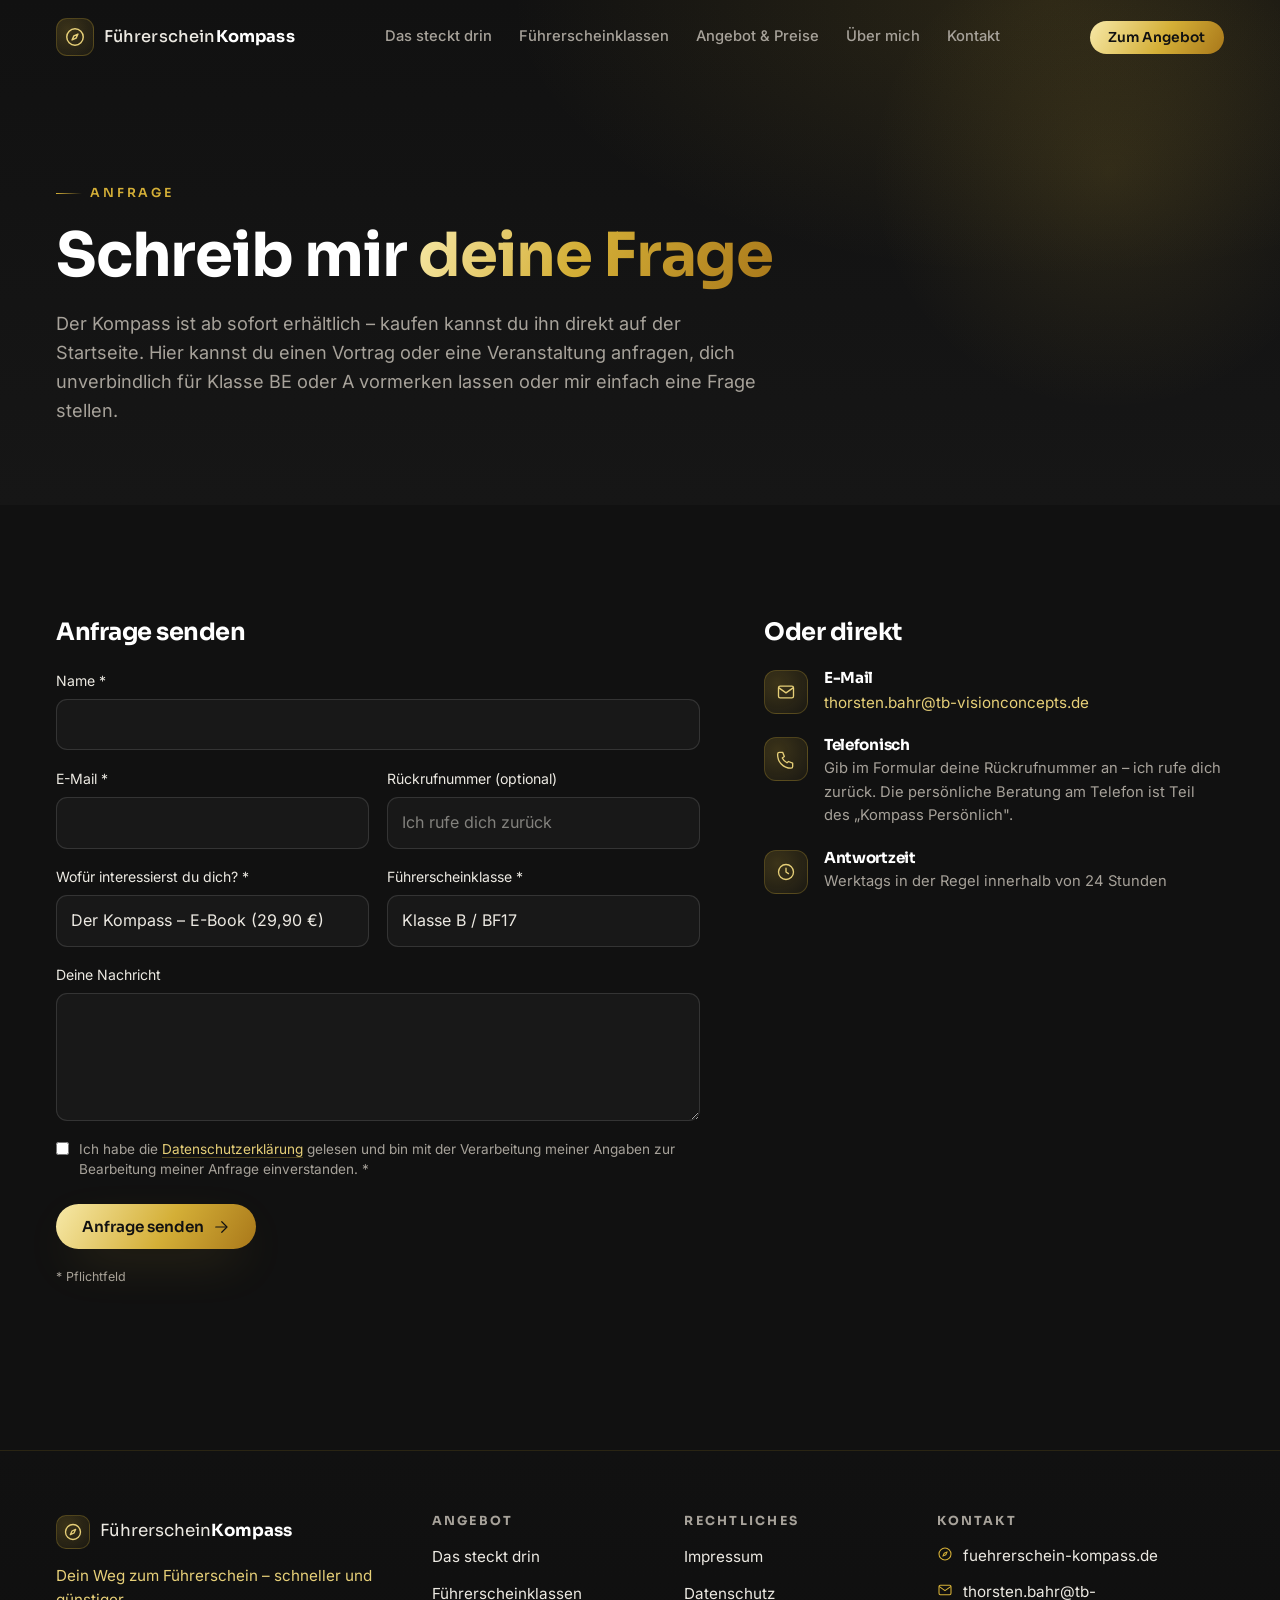
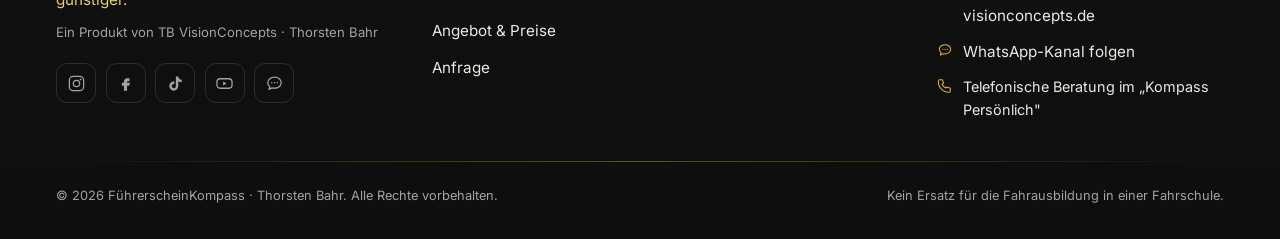
<file: anfrage/index.html>
<!DOCTYPE html><html lang="de" data-astro-cid-z4jru4n3><head><meta charset="utf-8"><meta name="viewport" content="width=device-width, initial-scale=1"><title>Anfrage · FührerscheinKompass</title><meta name="description" content="Vortrag anfragen, für Klasse BE oder A vormerken lassen oder eine Frage stellen – ich melde mich zeitnah bei dir."><link rel="canonical" href="https://fuehrerschein-kompass.de/anfrage/"><link rel="icon" type="image/svg+xml" href="/favicon.svg"><meta name="theme-color" content="#111111"><meta property="og:type" content="website"><meta property="og:site_name" content="FührerscheinKompass"><meta property="og:title" content="Anfrage · FührerscheinKompass"><meta property="og:description" content="Vortrag anfragen, für Klasse BE oder A vormerken lassen oder eine Frage stellen – ich melde mich zeitnah bei dir."><meta property="og:url" content="https://fuehrerschein-kompass.de/anfrage/"><meta property="og:locale" content="de_DE"><meta name="twitter:card" content="summary"><meta name="twitter:title" content="Anfrage · FührerscheinKompass"><meta name="twitter:description" content="Vortrag anfragen, für Klasse BE oder A vormerken lassen oder eine Frage stellen – ich melde mich zeitnah bei dir."><script type="application/ld+json">{"@context":"https://schema.org","@type":"Product","name":"FührerscheinKompass","description":"Vortrag anfragen, für Klasse BE oder A vormerken lassen oder eine Frage stellen – ich melde mich zeitnah bei dir.","url":"https://fuehrerschein-kompass.de/","brand":{"@type":"Brand","name":"TB VisionConcepts"},"author":{"@type":"Person","name":"Thorsten Bahr"}}</script><link rel="stylesheet" href="/_astro/BaseLayout.BC8Q4wb1.css"><style>.page-hero[data-astro-cid-75ysl5lo]{background:radial-gradient(900px 460px at 82% 0%, #d4af3721, transparent 60%), linear-gradient(180deg, var(--color-ink-900), var(--color-ink-850));padding-top:9rem;padding-bottom:3.5rem;position:relative;overflow:hidden}.page-hero-glow[data-astro-cid-75ysl5lo]{pointer-events:none;background:radial-gradient(circle,#d4af371f,#0000 62%);width:34rem;height:34rem;position:absolute;top:-20%;right:-8%}.page-hero-inner[data-astro-cid-75ysl5lo]{position:relative}.page-hero-top[data-astro-cid-75ysl5lo]{justify-content:space-between;align-items:center;gap:2.5rem;display:flex}.page-hero-title[data-astro-cid-75ysl5lo]{max-width:20ch;margin-top:1.2rem;font-size:clamp(2.3rem,5.5vw,3.8rem)}.page-hero-brand[data-astro-cid-75ysl5lo]{flex-shrink:0;display:none;position:relative}.page-hero-logo[data-astro-cid-75ysl5lo]{filter:drop-shadow(0 0 28px #d4af3738);width:clamp(160px,20vw,240px);height:auto;display:block}.page-hero-photo[data-astro-cid-75ysl5lo]{aspect-ratio:1;width:clamp(120px,13vw,150px);box-shadow:var(--shadow-card);border:2px solid #d4af3773;border-radius:50%;position:absolute;top:calc(100% + 1.4rem);left:50%;overflow:hidden;transform:translate(-50%)}.page-hero-photo[data-astro-cid-75ysl5lo] img[data-astro-cid-75ysl5lo]{object-fit:cover;width:100%;height:100%;display:block}@media (width>=760px){.page-hero-brand[data-astro-cid-75ysl5lo]{display:block}}.page-hero-lead[data-astro-cid-75ysl5lo]{color:var(--color-mute);max-width:44rem;margin-top:1.3rem;font-size:1.13rem}.page-hero[data-astro-cid-75ysl5lo] .page-hero-actions{flex-wrap:wrap;gap:.9rem;margin-top:2rem;display:flex}@media (width>=900px){.page-hero[data-astro-cid-75ysl5lo]{padding-top:11rem;padding-bottom:5rem}}
.anfrage-form[data-astro-cid-aft76b66]{gap:1.1rem;display:grid}.hp[data-astro-cid-aft76b66]{opacity:0;width:1px;height:1px;position:absolute;left:-9999px}.field[data-astro-cid-aft76b66]{gap:.4rem;display:grid}.field-row[data-astro-cid-aft76b66]{grid-template-columns:1fr;gap:1.1rem;display:grid}.field[data-astro-cid-aft76b66] label[data-astro-cid-aft76b66],.consent[data-astro-cid-aft76b66]{color:var(--color-fog);font-size:.88rem}.field[data-astro-cid-aft76b66] input[data-astro-cid-aft76b66],.field[data-astro-cid-aft76b66] select[data-astro-cid-aft76b66],.field[data-astro-cid-aft76b66] textarea[data-astro-cid-aft76b66]{width:100%;color:var(--color-fog);font:inherit;background:#ffffff08;border:1px solid #ffffff1f;border-radius:.7rem;padding:.75rem .9rem;transition:border-color .2s,background-color .2s}.field[data-astro-cid-aft76b66] input[data-astro-cid-aft76b66]:focus,.field[data-astro-cid-aft76b66] select[data-astro-cid-aft76b66]:focus,.field[data-astro-cid-aft76b66] textarea[data-astro-cid-aft76b66]:focus{border-color:var(--color-gold-400);background:#d4af370d;outline:none}.field[data-astro-cid-aft76b66] textarea[data-astro-cid-aft76b66]{resize:vertical}.field[data-astro-cid-aft76b66] select[data-astro-cid-aft76b66]{appearance:none;color-scheme:dark}.field[data-astro-cid-aft76b66] select[data-astro-cid-aft76b66] option[data-astro-cid-aft76b66]{background-color:var(--color-ink-900);color:var(--color-fog);padding:.5rem .6rem}.field[data-astro-cid-aft76b66] select[data-astro-cid-aft76b66] option[data-astro-cid-aft76b66]:checked{color:var(--color-gold-300);background-color:#d4af3740}.consent[data-astro-cid-aft76b66]{color:var(--color-mute);align-items:flex-start;gap:.6rem;font-size:.85rem;line-height:1.5;display:flex}.consent[data-astro-cid-aft76b66] input[data-astro-cid-aft76b66]{accent-color:var(--color-gold-500);flex-shrink:0;margin-top:.2rem}.consent[data-astro-cid-aft76b66] a[data-astro-cid-aft76b66]{color:var(--color-gold-300);border-bottom:1px solid #d4af374d}.anfrage-form[data-astro-cid-aft76b66] .btn[data-astro-cid-aft76b66]{justify-self:start;margin-top:.4rem}.form-hint[data-astro-cid-aft76b66]{color:var(--color-mute);font-size:.78rem}.form-status[data-astro-cid-aft76b66]{margin-top:1rem;font-size:.95rem}.form-status[data-astro-cid-aft76b66][data-state=success]{color:#7bd88f}.form-status[data-astro-cid-aft76b66][data-state=error]{color:#f0a1a1}.form-status[data-astro-cid-aft76b66][data-state=info]{color:var(--color-gold-300)}@media (width>=560px){.field-row[data-astro-cid-aft76b66]{grid-template-columns:1fr 1fr}}.anfrage-grid[data-astro-cid-pilqsgz3]{grid-template-columns:1fr;gap:3rem;display:grid}.anfrage-h[data-astro-cid-pilqsgz3]{margin-bottom:1.5rem;font-size:1.5rem}.direkt-liste[data-astro-cid-pilqsgz3]{flex-direction:column;gap:1.4rem;margin:0;padding:0;list-style:none;display:flex}.direkt-liste[data-astro-cid-pilqsgz3] li[data-astro-cid-pilqsgz3]{align-items:flex-start;gap:1rem;display:flex}.direkt-icon[data-astro-cid-pilqsgz3]{width:44px;height:44px;color:var(--color-gold-300);background:radial-gradient(circle at 30% 30%,#d4af3738,#d4af370d);border:1px solid #d4af3740;border-radius:12px;flex-shrink:0;justify-content:center;align-items:center;display:inline-flex}.direkt-liste[data-astro-cid-pilqsgz3] h3[data-astro-cid-pilqsgz3]{color:#fff;margin-bottom:.2rem;font-size:.95rem}.direkt-liste[data-astro-cid-pilqsgz3] a[data-astro-cid-pilqsgz3]{color:var(--color-gold-300);font-size:.95rem}.direkt-liste[data-astro-cid-pilqsgz3] p[data-astro-cid-pilqsgz3]{color:var(--color-mute);font-size:.92rem}@media (width>=900px){.anfrage-grid[data-astro-cid-pilqsgz3]{grid-template-columns:1.4fr 1fr;gap:4rem}}
</style></head><body data-astro-cid-z4jru4n3><a href="#main" class="skip-link" data-astro-cid-z4jru4n3>Zum Inhalt springen</a><header id="site-header" class="site-header" data-state="top" data-astro-cid-fzpbxy5g><div class="container-tb header-inner" data-astro-cid-fzpbxy5g><a href="/" class="brand" aria-label="FührerscheinKompass – Start" data-astro-cid-fzpbxy5g><span class="brand-icon" data-astro-cid-fzpbxy5g><svg xmlns="http://www.w3.org/2000/svg" width="22" height="22" viewBox="0 0 24 24" fill="none" stroke="currentColor" stroke-width="1.6" stroke-linecap="round" stroke-linejoin="round" class aria-hidden="true"><circle cx="12" cy="12" r="9"/><path d="m15.2 8.8-2 4.4-4.4 2 2-4.4z"/></svg></span><span class="brand-name" data-astro-cid-fzpbxy5g>Führerschein<strong data-astro-cid-fzpbxy5g>Kompass</strong></span></a><nav class="nav-desktop" aria-label="Hauptnavigation" data-astro-cid-fzpbxy5g><a href="/#inhalt" class="nav-link" data-astro-cid-fzpbxy5g>Das steckt drin</a><a href="/#klassen" class="nav-link" data-astro-cid-fzpbxy5g>Führerscheinklassen</a><a href="/#angebot" class="nav-link" data-astro-cid-fzpbxy5g>Angebot &amp; Preise</a><a href="/#ueber-mich" class="nav-link" data-astro-cid-fzpbxy5g>Über mich</a><a href="/anfrage" class="nav-link" data-astro-cid-fzpbxy5g>Kontakt</a></nav><div class="header-actions" data-astro-cid-fzpbxy5g><a href="/#angebot" class="btn btn-primary btn-cta" data-astro-cid-fzpbxy5g>Zum Angebot</a><button id="menu-toggle" class="menu-toggle" aria-label="Menü öffnen" aria-expanded="false" aria-controls="mobile-menu" data-astro-cid-fzpbxy5g><svg xmlns="http://www.w3.org/2000/svg" width="24" height="24" viewBox="0 0 24 24" fill="none" stroke="currentColor" stroke-width="1.6" stroke-linecap="round" stroke-linejoin="round" class aria-hidden="true"><path d="M4 7h16M4 12h16M4 17h16"/></svg></button></div></div><div id="mobile-menu" class="mobile-menu" hidden data-astro-cid-fzpbxy5g><nav aria-label="Mobile Navigation" data-astro-cid-fzpbxy5g><a href="/#inhalt" class="mobile-link" data-astro-cid-fzpbxy5g>Das steckt drin</a><a href="/#klassen" class="mobile-link" data-astro-cid-fzpbxy5g>Führerscheinklassen</a><a href="/#angebot" class="mobile-link" data-astro-cid-fzpbxy5g>Angebot &amp; Preise</a><a href="/#ueber-mich" class="mobile-link" data-astro-cid-fzpbxy5g>Über mich</a><a href="/anfrage" class="mobile-link" data-astro-cid-fzpbxy5g>Kontakt</a></nav></div></header><script type="module">var e=document.getElementById(`site-header`),t=()=>{e&&(e.dataset.state=window.scrollY>24?`scrolled`:`top`)};t(),window.addEventListener(`scroll`,t,{passive:!0});var n=document.getElementById(`menu-toggle`),r=document.getElementById(`mobile-menu`),i=()=>{r?.setAttribute(`hidden`,``),n?.setAttribute(`aria-expanded`,`false`),n?.setAttribute(`aria-label`,`Menü öffnen`)};n?.addEventListener(`click`,()=>{r?.hasAttribute(`hidden`)?(r?.removeAttribute(`hidden`),n.setAttribute(`aria-expanded`,`true`),n.setAttribute(`aria-label`,`Menü schließen`)):i()}),r?.querySelectorAll(`a`).forEach(e=>e.addEventListener(`click`,i));</script><main id="main" data-astro-cid-z4jru4n3><section class="page-hero" data-astro-cid-75ysl5lo><div class="page-hero-glow" aria-hidden="true" data-astro-cid-75ysl5lo></div><div class="container-tb page-hero-inner" data-astro-cid-75ysl5lo><span class="eyebrow" data-astro-cid-75ysl5lo>Anfrage</span><div class="page-hero-top" data-astro-cid-75ysl5lo><h1 class="page-hero-title" data-astro-cid-75ysl5lo>Schreib mir <span class="text-gold-gradient">deine Frage</span></h1></div><p class="page-hero-lead" data-astro-cid-75ysl5lo>Der Kompass ist ab sofort erhältlich – kaufen kannst du ihn direkt auf der Startseite. Hier kannst du einen Vortrag oder eine Veranstaltung anfragen, dich unverbindlich für Klasse BE oder A vormerken lassen oder mir einfach eine Frage stellen.</p></div></section><section class="section" data-astro-cid-pilqsgz3><div class="container-tb" data-astro-cid-pilqsgz3><div class="anfrage-grid" data-astro-cid-pilqsgz3><div class="reveal" data-astro-cid-pilqsgz3><h2 class="anfrage-h" data-astro-cid-pilqsgz3>Anfrage senden</h2><div class="anfrage-form-wrap" data-astro-cid-aft76b66><form id="anfrage-form" class="anfrage-form" name="anfrage" method="POST" data-endpoint="https://formspree.io/f/mzepeqll" action="https://formspree.io/f/mzepeqll" data-sending="Wird gesendet …" data-success="Vielen Dank! Deine Anfrage ist angekommen – ich melde mich zeitnah bei dir." data-error="Da ist leider etwas schiefgelaufen. Bitte versuch es erneut oder schreib direkt an thorsten.bahr@tb-visionconcepts.de." data-astro-cid-aft76b66><input type="hidden" name="form-name" value="anfrage" data-astro-cid-aft76b66><input type="text" name="_gotcha" class="hp" tabindex="-1" autocomplete="off" aria-hidden="true" data-astro-cid-aft76b66><div class="field" data-astro-cid-aft76b66><label for="af-name" data-astro-cid-aft76b66>Name *</label><input id="af-name" name="name" type="text" required autocomplete="name" data-astro-cid-aft76b66></div><div class="field-row" data-astro-cid-aft76b66><div class="field" data-astro-cid-aft76b66><label for="af-email" data-astro-cid-aft76b66>E-Mail *</label><input id="af-email" name="email" type="email" required autocomplete="email" data-astro-cid-aft76b66></div><div class="field" data-astro-cid-aft76b66><label for="af-phone" data-astro-cid-aft76b66>Rückrufnummer (optional)</label><input id="af-phone" name="phone" type="tel" autocomplete="tel" placeholder="Ich rufe dich zurück" data-astro-cid-aft76b66></div></div><div class="field-row" data-astro-cid-aft76b66><div class="field" data-astro-cid-aft76b66><label for="af-stufe" data-astro-cid-aft76b66>Wofür interessierst du dich? *</label><select id="af-stufe" name="stufe" required data-astro-cid-aft76b66><option value="ebook" data-astro-cid-aft76b66>Der Kompass – E-Book (29,90 €)</option><option value="plus" data-astro-cid-aft76b66>Kompass PLUS – E-Book + Praxis-Vorlagen (89 €)</option><option value="persoenlich" data-astro-cid-aft76b66>Kompass Persönlich – 3 persönliche Beratungsgespräche (279 €)</option><option value="vormerkung" data-astro-cid-aft76b66>Vormerkung Klasse BE / A (unverbindlich – sichert den Einführungspreis)</option><option value="veranstaltung" data-astro-cid-aft76b66>Vortrag / Veranstaltung (auf Anfrage)</option><option value="frage" data-astro-cid-aft76b66>Allgemeine Frage</option></select></div><div class="field" data-astro-cid-aft76b66><label for="af-klasse" data-astro-cid-aft76b66>Führerscheinklasse *</label><select id="af-klasse" name="klasse" required data-astro-cid-aft76b66><option value="b" data-astro-cid-aft76b66>Klasse B / BF17</option><option value="be" data-astro-cid-aft76b66>Klasse BE (Start bei ausreichend Vormerkungen)</option><option value="a" data-astro-cid-aft76b66>Klasse A (Start bei ausreichend Vormerkungen)</option></select></div></div><div class="field" data-astro-cid-aft76b66><label for="af-message" data-astro-cid-aft76b66>Deine Nachricht</label><textarea id="af-message" name="message" rows="4" data-astro-cid-aft76b66></textarea></div><label class="consent" data-astro-cid-aft76b66><input type="checkbox" name="consent" required data-astro-cid-aft76b66><span data-astro-cid-aft76b66>Ich habe die <a href="/datenschutz" data-astro-cid-aft76b66>Datenschutzerklärung</a> gelesen und bin mit der Verarbeitung meiner Angaben zur Bearbeitung meiner Anfrage einverstanden. *</span></label><button type="submit" class="btn btn-primary" data-astro-cid-aft76b66>Anfrage senden <svg xmlns="http://www.w3.org/2000/svg" width="18" height="18" viewBox="0 0 24 24" fill="none" stroke="currentColor" stroke-width="1.6" stroke-linecap="round" stroke-linejoin="round" class aria-hidden="true"><path d="M5 12h14"/><path d="m13 5 7 7-7 7"/></svg></button><p class="form-hint" data-astro-cid-aft76b66>* Pflichtfeld</p></form><p id="form-status" class="form-status" role="status" aria-live="polite" data-astro-cid-aft76b66></p></div><script type="module">var e=new URLSearchParams(window.location.search),t=document.getElementById(`af-stufe`),n=document.getElementById(`af-klasse`),r=e.get(`stufe`),i=e.get(`klasse`);t&&r&&[...t.options].some(e=>e.value===r)&&(t.value=r),n&&i&&[...n.options].some(e=>e.value===i)&&(n.value=i);var a=document.getElementById(`af-message`),o=`Was wäre dir bei dieser Klasse am wichtigsten? Dein Feedback fließt direkt in die neue Ausgabe ein.`,s=()=>{a&&t&&(a.placeholder=t.value===`vormerkung`?o:``)};s(),t?.addEventListener(`change`,s);var c=document.getElementById(`anfrage-form`),l=document.getElementById(`form-status`);c&&l&&c.addEventListener(`submit`,async e=>{e.preventDefault();let t=c.querySelector(`button[type="submit"]`),n=t?t.innerHTML:``;t&&(t.disabled=!0,t.textContent=c.dataset.sending||`Wird gesendet …`);try{let e=new FormData(c),t=c.dataset.endpoint,n;if(t)n=await fetch(t,{method:`POST`,headers:{Accept:`application/json`},body:e});else{let t=new URLSearchParams;e.forEach((e,n)=>t.append(n,String(e))),n=await fetch(`/`,{method:`POST`,headers:{"Content-Type":`application/x-www-form-urlencoded`},body:t.toString()})}n.ok?(c.reset(),c.style.display=`none`,l.dataset.state=`success`,l.textContent=c.dataset.success||``):(l.dataset.state=`error`,l.textContent=c.dataset.error||``)}catch{l.dataset.state=`error`,l.textContent=c.dataset.error||``}finally{t&&(t.disabled=!1,t.innerHTML=n)}});</script></div><aside class="anfrage-direkt reveal" data-astro-cid-pilqsgz3><h2 class="anfrage-h" data-astro-cid-pilqsgz3>Oder direkt</h2><ul class="direkt-liste" data-astro-cid-pilqsgz3><li data-astro-cid-pilqsgz3><span class="direkt-icon" data-astro-cid-pilqsgz3><svg xmlns="http://www.w3.org/2000/svg" width="20" height="20" viewBox="0 0 24 24" fill="none" stroke="currentColor" stroke-width="1.6" stroke-linecap="round" stroke-linejoin="round" class aria-hidden="true"><rect x="3" y="5" width="18" height="14" rx="2"/><path d="m3.5 7 8.5 6 8.5-6"/></svg></span><div data-astro-cid-pilqsgz3><h3 data-astro-cid-pilqsgz3>E-Mail</h3><a href="mailto:thorsten.bahr@tb-visionconcepts.de" data-astro-cid-pilqsgz3>thorsten.bahr@tb-visionconcepts.de</a></div></li><li data-astro-cid-pilqsgz3><span class="direkt-icon" data-astro-cid-pilqsgz3><svg xmlns="http://www.w3.org/2000/svg" width="20" height="20" viewBox="0 0 24 24" fill="none" stroke="currentColor" stroke-width="1.6" stroke-linecap="round" stroke-linejoin="round" class aria-hidden="true"><path d="M4 4h4l2 5-2.5 1.8a12 12 0 0 0 5.7 5.7L15 15l5 2v4a2 2 0 0 1-2 2A16 16 0 0 1 2 6a2 2 0 0 1 2-2z"/></svg></span><div data-astro-cid-pilqsgz3><h3 data-astro-cid-pilqsgz3>Telefonisch</h3><p data-astro-cid-pilqsgz3>Gib im Formular deine Rückrufnummer an – ich rufe dich zurück. Die persönliche Beratung am Telefon ist Teil des „Kompass Persönlich".</p></div></li><li data-astro-cid-pilqsgz3><span class="direkt-icon" data-astro-cid-pilqsgz3><svg xmlns="http://www.w3.org/2000/svg" width="20" height="20" viewBox="0 0 24 24" fill="none" stroke="currentColor" stroke-width="1.6" stroke-linecap="round" stroke-linejoin="round" class aria-hidden="true"><circle cx="12" cy="12" r="9"/><path d="M12 7.5V12l3 2"/></svg></span><div data-astro-cid-pilqsgz3><h3 data-astro-cid-pilqsgz3>Antwortzeit</h3><p data-astro-cid-pilqsgz3>Werktags in der Regel innerhalb von 24 Stunden</p></div></li></ul></aside></div></div></section></main><footer class="site-footer" data-astro-cid-nns7i3if><div class="container-tb" data-astro-cid-nns7i3if><div class="footer-grid" data-astro-cid-nns7i3if><div class="footer-brand" data-astro-cid-nns7i3if><a href="/" class="footer-logo" aria-label="FührerscheinKompass" data-astro-cid-nns7i3if><span class="footer-logo-icon" data-astro-cid-nns7i3if><svg xmlns="http://www.w3.org/2000/svg" width="20" height="20" viewBox="0 0 24 24" fill="none" stroke="currentColor" stroke-width="1.6" stroke-linecap="round" stroke-linejoin="round" class aria-hidden="true"><circle cx="12" cy="12" r="9"/><path d="m15.2 8.8-2 4.4-4.4 2 2-4.4z"/></svg></span><span data-astro-cid-nns7i3if>Führerschein<strong data-astro-cid-nns7i3if>Kompass</strong></span></a><p class="footer-tagline" data-astro-cid-nns7i3if>Dein Weg zum Führerschein – schneller und günstiger.</p><p class="footer-status" data-astro-cid-nns7i3if>Ein Produkt von TB&nbsp;VisionConcepts · Thorsten Bahr</p><div class="footer-social" aria-label="Social Media" data-astro-cid-nns7i3if><a href="https://www.instagram.com/tb_visionconcepts/" target="_blank" rel="me noopener noreferrer" aria-label="Instagram" class="social-btn" data-astro-cid-nns7i3if><svg xmlns="http://www.w3.org/2000/svg" width="19" height="19" viewBox="0 0 24 24" fill="none" stroke="currentColor" stroke-width="1.6" stroke-linecap="round" stroke-linejoin="round" class aria-hidden="true"><rect x="3" y="3" width="18" height="18" rx="5"/><circle cx="12" cy="12" r="4"/><circle cx="17.2" cy="6.8" r="1.1" fill="currentColor" stroke="none"/></svg></a><a href="https://www.facebook.com/BahrThorsten" target="_blank" rel="me noopener noreferrer" aria-label="Facebook" class="social-btn" data-astro-cid-nns7i3if><svg xmlns="http://www.w3.org/2000/svg" width="19" height="19" viewBox="0 0 24 24" fill="none" stroke="currentColor" stroke-width="1.6" stroke-linecap="round" stroke-linejoin="round" class aria-hidden="true"><path d="M14 9.3h3V5.4h-2.6C11.8 5.4 10 7.2 10 9.7V11H7.4v3.9H10V21h4v-6.1h2.7l.9-3.9H14V9.9c0-.4.3-.6.7-.6z" fill="currentColor" stroke="none"/></svg></a><a href="https://www.tiktok.com/@tb_visionconcepts" target="_blank" rel="me noopener noreferrer" aria-label="TikTok" class="social-btn" data-astro-cid-nns7i3if><svg xmlns="http://www.w3.org/2000/svg" width="19" height="19" viewBox="0 0 24 24" fill="none" stroke="currentColor" stroke-width="1.6" stroke-linecap="round" stroke-linejoin="round" class aria-hidden="true"><path d="M16.6 5.82s.51.5 0 0A4.278 4.278 0 0 1 15.54 3h-3.09v12.4a2.592 2.592 0 0 1-2.59 2.5c-1.42 0-2.6-1.16-2.6-2.6c0-1.72 1.66-3.01 3.37-2.48V9.66c-3.45-.46-6.47 2.22-6.47 5.64c0 3.33 2.76 5.7 5.69 5.7c3.14 0 5.69-2.55 5.69-5.7V9.01a7.35 7.35 0 0 0 4.3 1.38V7.3s-1.88.09-3.24-1.48z" fill="currentColor" stroke="none"/></svg></a><a href="https://www.youtube.com/@fuehrerscheinkompass" target="_blank" rel="me noopener noreferrer" aria-label="YouTube" class="social-btn" data-astro-cid-nns7i3if><svg xmlns="http://www.w3.org/2000/svg" width="19" height="19" viewBox="0 0 24 24" fill="none" stroke="currentColor" stroke-width="1.6" stroke-linecap="round" stroke-linejoin="round" class aria-hidden="true"><rect x="2.5" y="6" width="19" height="12" rx="4"/><path d="M10.3 9.6v4.8l4.4-2.4z" fill="currentColor" stroke="none"/></svg></a><a href="https://whatsapp.com/channel/0029Vb8GvA6GJP8O0nYOwX2u" target="_blank" rel="me noopener noreferrer" aria-label="WhatsApp-Kanal" class="social-btn" data-astro-cid-nns7i3if><svg xmlns="http://www.w3.org/2000/svg" width="19" height="19" viewBox="0 0 24 24" fill="none" stroke="currentColor" stroke-width="1.6" stroke-linecap="round" stroke-linejoin="round" class aria-hidden="true"><path d="M12 4c4.7 0 8.5 3.1 8.5 7s-3.8 7-8.5 7c-1 0-2-.1-2.9-.4L5 19.5l1.2-3.3C4.6 14.9 3.5 13 3.5 11c0-3.9 3.8-7 8.5-7z"/><circle cx="8.5" cy="11" r="1" fill="currentColor" stroke="none"/><circle cx="12" cy="11" r="1" fill="currentColor" stroke="none"/><circle cx="15.5" cy="11" r="1" fill="currentColor" stroke="none"/></svg></a></div></div><nav class="footer-col" aria-label="Angebot" data-astro-cid-nns7i3if><h2 class="footer-h" data-astro-cid-nns7i3if>Angebot</h2><ul data-astro-cid-nns7i3if><li data-astro-cid-nns7i3if><a href="/#inhalt" data-astro-cid-nns7i3if>Das steckt drin</a></li><li data-astro-cid-nns7i3if><a href="/#klassen" data-astro-cid-nns7i3if>Führerscheinklassen</a></li><li data-astro-cid-nns7i3if><a href="/#angebot" data-astro-cid-nns7i3if>Angebot &amp; Preise</a></li><li data-astro-cid-nns7i3if><a href="/anfrage" data-astro-cid-nns7i3if>Anfrage</a></li></ul></nav><nav class="footer-col" aria-label="Rechtliches" data-astro-cid-nns7i3if><h2 class="footer-h" data-astro-cid-nns7i3if>Rechtliches</h2><ul data-astro-cid-nns7i3if><li data-astro-cid-nns7i3if><a href="/impressum" data-astro-cid-nns7i3if>Impressum</a></li><li data-astro-cid-nns7i3if><a href="/datenschutz" data-astro-cid-nns7i3if>Datenschutz</a></li></ul></nav><div class="footer-col" data-astro-cid-nns7i3if><h2 class="footer-h" data-astro-cid-nns7i3if>Kontakt</h2><ul class="footer-contact" data-astro-cid-nns7i3if><li data-astro-cid-nns7i3if><svg xmlns="http://www.w3.org/2000/svg" width="16" height="16" viewBox="0 0 24 24" fill="none" stroke="currentColor" stroke-width="1.6" stroke-linecap="round" stroke-linejoin="round" class aria-hidden="true"><circle cx="12" cy="12" r="9"/><path d="m15.2 8.8-2 4.4-4.4 2 2-4.4z"/></svg><a href="https://fuehrerschein-kompass.de" data-astro-cid-nns7i3if>fuehrerschein-kompass.de</a></li><li data-astro-cid-nns7i3if><svg xmlns="http://www.w3.org/2000/svg" width="16" height="16" viewBox="0 0 24 24" fill="none" stroke="currentColor" stroke-width="1.6" stroke-linecap="round" stroke-linejoin="round" class aria-hidden="true"><rect x="3" y="5" width="18" height="14" rx="2"/><path d="m3.5 7 8.5 6 8.5-6"/></svg><a href="mailto:thorsten.bahr@tb-visionconcepts.de" data-astro-cid-nns7i3if>thorsten.bahr@tb-visionconcepts.de</a></li><li data-astro-cid-nns7i3if><svg xmlns="http://www.w3.org/2000/svg" width="16" height="16" viewBox="0 0 24 24" fill="none" stroke="currentColor" stroke-width="1.6" stroke-linecap="round" stroke-linejoin="round" class aria-hidden="true"><path d="M12 4c4.7 0 8.5 3.1 8.5 7s-3.8 7-8.5 7c-1 0-2-.1-2.9-.4L5 19.5l1.2-3.3C4.6 14.9 3.5 13 3.5 11c0-3.9 3.8-7 8.5-7z"/><circle cx="8.5" cy="11" r="1" fill="currentColor" stroke="none"/><circle cx="12" cy="11" r="1" fill="currentColor" stroke="none"/><circle cx="15.5" cy="11" r="1" fill="currentColor" stroke="none"/></svg><a href="https://whatsapp.com/channel/0029Vb8GvA6GJP8O0nYOwX2u" target="_blank" rel="noopener noreferrer" data-astro-cid-nns7i3if>WhatsApp-Kanal folgen</a></li><li data-astro-cid-nns7i3if><svg xmlns="http://www.w3.org/2000/svg" width="16" height="16" viewBox="0 0 24 24" fill="none" stroke="currentColor" stroke-width="1.6" stroke-linecap="round" stroke-linejoin="round" class aria-hidden="true"><path d="M4 4h4l2 5-2.5 1.8a12 12 0 0 0 5.7 5.7L15 15l5 2v4a2 2 0 0 1-2 2A16 16 0 0 1 2 6a2 2 0 0 1 2-2z"/></svg><span data-astro-cid-nns7i3if>Telefonische Beratung im „Kompass Persönlich"</span></li></ul></div></div><hr class="hairline footer-line" data-astro-cid-nns7i3if><div class="footer-bottom" data-astro-cid-nns7i3if><p data-astro-cid-nns7i3if>© 2026 FührerscheinKompass · Thorsten Bahr. Alle Rechte vorbehalten.</p><p class="footer-note" data-astro-cid-nns7i3if>Kein Ersatz für die Fahrausbildung in einer Fahrschule.</p></div></div></footer><script type="module">var e=document.querySelectorAll(`.reveal`);if(!window.matchMedia(`(prefers-reduced-motion: reduce)`).matches&&`IntersectionObserver`in window){let t=new IntersectionObserver(e=>{e.forEach(e=>{e.isIntersecting&&(e.target.classList.add(`is-visible`),t.unobserve(e.target))})},{threshold:.12,rootMargin:`0px 0px -8% 0px`});e.forEach(e=>t.observe(e))}else e.forEach(e=>e.classList.add(`is-visible`));</script></body></html>
</file>
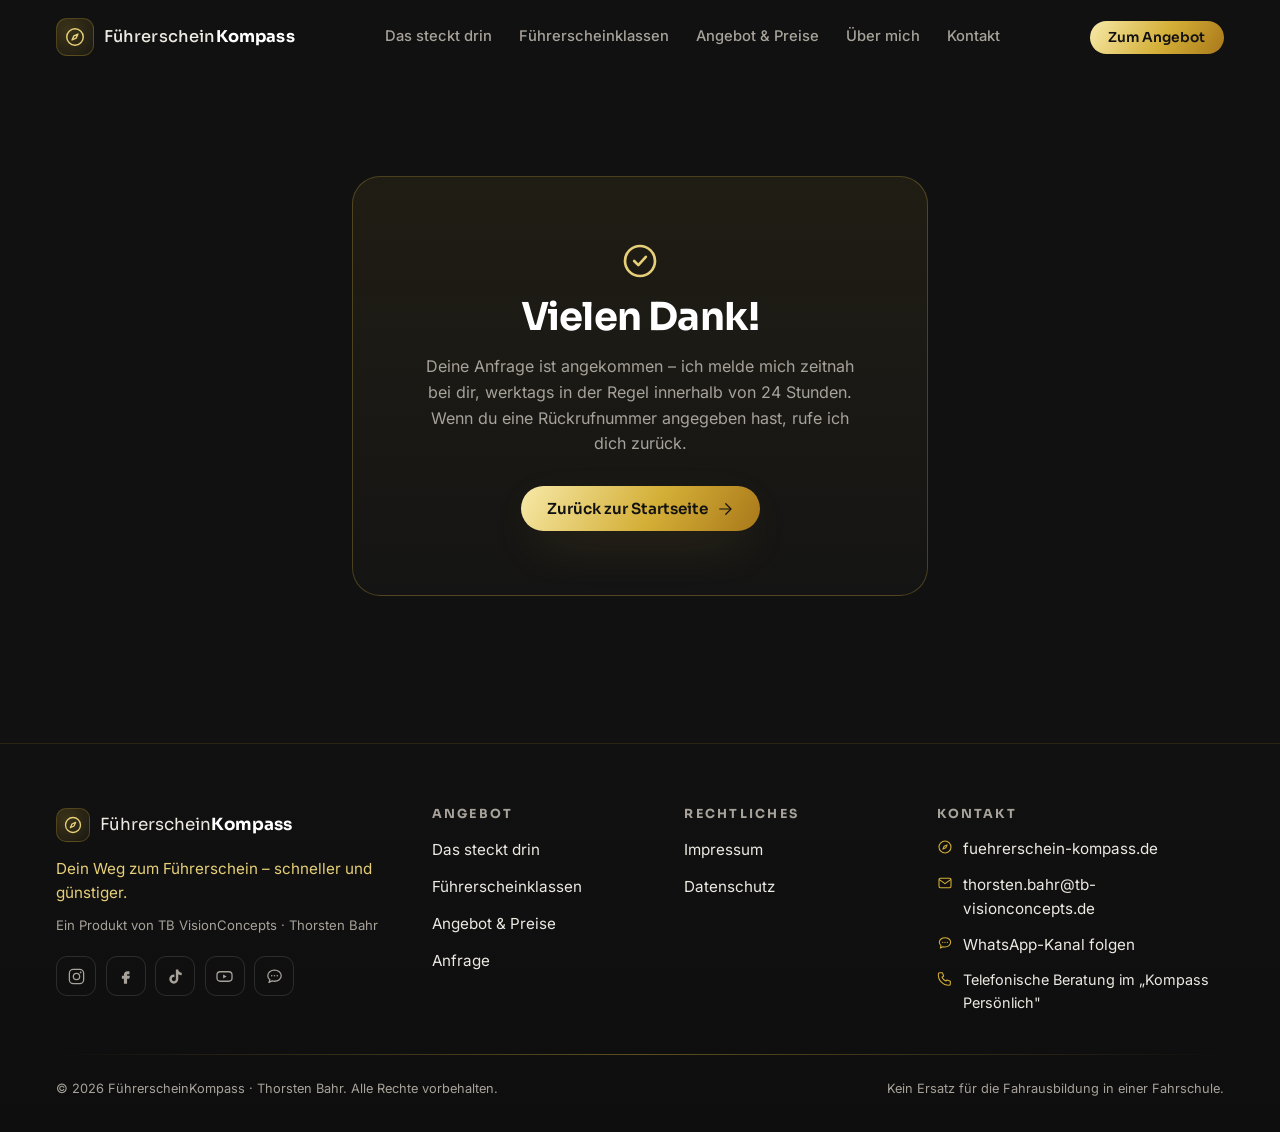
<file: danke/index.html>
<!DOCTYPE html><html lang="de" data-astro-cid-z4jru4n3><head><meta charset="utf-8"><meta name="viewport" content="width=device-width, initial-scale=1"><title>Danke · FührerscheinKompass</title><meta name="description" content="Der FührerscheinKompass: E-Book, Praxis-Vorlagen und persönliche Beratung für Klasse B/BF17, BE und A – Ausbildung planen, Kosten sparen, vorbereitet in jede Prüfung."><meta name="robots" content="noindex, nofollow"><link rel="canonical" href="https://fuehrerschein-kompass.de/danke/"><link rel="icon" type="image/svg+xml" href="/favicon.svg"><meta name="theme-color" content="#111111"><meta property="og:type" content="website"><meta property="og:site_name" content="FührerscheinKompass"><meta property="og:title" content="Danke · FührerscheinKompass"><meta property="og:description" content="Der FührerscheinKompass: E-Book, Praxis-Vorlagen und persönliche Beratung für Klasse B/BF17, BE und A – Ausbildung planen, Kosten sparen, vorbereitet in jede Prüfung."><meta property="og:url" content="https://fuehrerschein-kompass.de/danke/"><meta property="og:locale" content="de_DE"><meta name="twitter:card" content="summary"><meta name="twitter:title" content="Danke · FührerscheinKompass"><meta name="twitter:description" content="Der FührerscheinKompass: E-Book, Praxis-Vorlagen und persönliche Beratung für Klasse B/BF17, BE und A – Ausbildung planen, Kosten sparen, vorbereitet in jede Prüfung."><script type="application/ld+json">{"@context":"https://schema.org","@type":"Product","name":"FührerscheinKompass","description":"Der FührerscheinKompass: E-Book, Praxis-Vorlagen und persönliche Beratung für Klasse B/BF17, BE und A – Ausbildung planen, Kosten sparen, vorbereitet in jede Prüfung.","url":"https://fuehrerschein-kompass.de/","brand":{"@type":"Brand","name":"TB VisionConcepts"},"author":{"@type":"Person","name":"Thorsten Bahr"}}</script><link rel="stylesheet" href="/_astro/BaseLayout.BC8Q4wb1.css"><style>.danke-section[data-astro-cid-vwkxsr6e]{padding-top:11rem}.danke-box[data-astro-cid-vwkxsr6e]{text-align:center;background:linear-gradient(#d4af3714,#ffffff04);border:1px solid #d4af3747;border-radius:1.75rem;max-width:36rem;margin-inline:auto;padding:clamp(2.5rem,6vw,4rem)}.danke-icon[data-astro-cid-vwkxsr6e]{color:var(--color-gold-300);margin-bottom:1rem;display:inline-flex}.danke-box[data-astro-cid-vwkxsr6e] h1[data-astro-cid-vwkxsr6e]{font-size:clamp(1.8rem,4vw,2.4rem)}.danke-box[data-astro-cid-vwkxsr6e] p[data-astro-cid-vwkxsr6e]{color:var(--color-mute);margin-top:1rem}.danke-box[data-astro-cid-vwkxsr6e] p[data-astro-cid-vwkxsr6e] a[data-astro-cid-vwkxsr6e]{color:var(--color-gold-300)}.danke-box[data-astro-cid-vwkxsr6e] .btn[data-astro-cid-vwkxsr6e]{margin-top:1.8rem}
</style></head><body data-astro-cid-z4jru4n3><a href="#main" class="skip-link" data-astro-cid-z4jru4n3>Zum Inhalt springen</a><header id="site-header" class="site-header" data-state="top" data-astro-cid-fzpbxy5g><div class="container-tb header-inner" data-astro-cid-fzpbxy5g><a href="/" class="brand" aria-label="FührerscheinKompass – Start" data-astro-cid-fzpbxy5g><span class="brand-icon" data-astro-cid-fzpbxy5g><svg xmlns="http://www.w3.org/2000/svg" width="22" height="22" viewBox="0 0 24 24" fill="none" stroke="currentColor" stroke-width="1.6" stroke-linecap="round" stroke-linejoin="round" class aria-hidden="true"><circle cx="12" cy="12" r="9"/><path d="m15.2 8.8-2 4.4-4.4 2 2-4.4z"/></svg></span><span class="brand-name" data-astro-cid-fzpbxy5g>Führerschein<strong data-astro-cid-fzpbxy5g>Kompass</strong></span></a><nav class="nav-desktop" aria-label="Hauptnavigation" data-astro-cid-fzpbxy5g><a href="/#inhalt" class="nav-link" data-astro-cid-fzpbxy5g>Das steckt drin</a><a href="/#klassen" class="nav-link" data-astro-cid-fzpbxy5g>Führerscheinklassen</a><a href="/#angebot" class="nav-link" data-astro-cid-fzpbxy5g>Angebot &amp; Preise</a><a href="/#ueber-mich" class="nav-link" data-astro-cid-fzpbxy5g>Über mich</a><a href="/anfrage" class="nav-link" data-astro-cid-fzpbxy5g>Kontakt</a></nav><div class="header-actions" data-astro-cid-fzpbxy5g><a href="/#angebot" class="btn btn-primary btn-cta" data-astro-cid-fzpbxy5g>Zum Angebot</a><button id="menu-toggle" class="menu-toggle" aria-label="Menü öffnen" aria-expanded="false" aria-controls="mobile-menu" data-astro-cid-fzpbxy5g><svg xmlns="http://www.w3.org/2000/svg" width="24" height="24" viewBox="0 0 24 24" fill="none" stroke="currentColor" stroke-width="1.6" stroke-linecap="round" stroke-linejoin="round" class aria-hidden="true"><path d="M4 7h16M4 12h16M4 17h16"/></svg></button></div></div><div id="mobile-menu" class="mobile-menu" hidden data-astro-cid-fzpbxy5g><nav aria-label="Mobile Navigation" data-astro-cid-fzpbxy5g><a href="/#inhalt" class="mobile-link" data-astro-cid-fzpbxy5g>Das steckt drin</a><a href="/#klassen" class="mobile-link" data-astro-cid-fzpbxy5g>Führerscheinklassen</a><a href="/#angebot" class="mobile-link" data-astro-cid-fzpbxy5g>Angebot &amp; Preise</a><a href="/#ueber-mich" class="mobile-link" data-astro-cid-fzpbxy5g>Über mich</a><a href="/anfrage" class="mobile-link" data-astro-cid-fzpbxy5g>Kontakt</a></nav></div></header><script type="module">var e=document.getElementById(`site-header`),t=()=>{e&&(e.dataset.state=window.scrollY>24?`scrolled`:`top`)};t(),window.addEventListener(`scroll`,t,{passive:!0});var n=document.getElementById(`menu-toggle`),r=document.getElementById(`mobile-menu`),i=()=>{r?.setAttribute(`hidden`,``),n?.setAttribute(`aria-expanded`,`false`),n?.setAttribute(`aria-label`,`Menü öffnen`)};n?.addEventListener(`click`,()=>{r?.hasAttribute(`hidden`)?(r?.removeAttribute(`hidden`),n.setAttribute(`aria-expanded`,`true`),n.setAttribute(`aria-label`,`Menü schließen`)):i()}),r?.querySelectorAll(`a`).forEach(e=>e.addEventListener(`click`,i));</script><main id="main" data-astro-cid-z4jru4n3><section class="section danke-section" data-astro-cid-vwkxsr6e><div class="container-tb" data-astro-cid-vwkxsr6e><div class="danke-box reveal is-visible" data-astro-cid-vwkxsr6e><span class="danke-icon" data-astro-cid-vwkxsr6e><svg xmlns="http://www.w3.org/2000/svg" width="40" height="40" viewBox="0 0 24 24" fill="none" stroke="currentColor" stroke-width="1.6" stroke-linecap="round" stroke-linejoin="round" class aria-hidden="true"><circle cx="12" cy="12" r="9"/><path d="m8.5 12 2.5 2.5 4.5-5"/></svg></span><h1 data-astro-cid-vwkxsr6e>Vielen Dank!</h1><p data-astro-cid-vwkxsr6e>Deine Anfrage ist angekommen – ich melde mich zeitnah bei dir, werktags in der Regel innerhalb von 24 Stunden. Wenn du eine Rückrufnummer angegeben hast, rufe ich dich zurück.</p><a class="btn btn-primary" href="/" data-astro-cid-vwkxsr6e>Zurück zur Startseite <svg xmlns="http://www.w3.org/2000/svg" width="18" height="18" viewBox="0 0 24 24" fill="none" stroke="currentColor" stroke-width="1.6" stroke-linecap="round" stroke-linejoin="round" class aria-hidden="true"><path d="M5 12h14"/><path d="m13 5 7 7-7 7"/></svg></a></div></div></section></main><footer class="site-footer" data-astro-cid-nns7i3if><div class="container-tb" data-astro-cid-nns7i3if><div class="footer-grid" data-astro-cid-nns7i3if><div class="footer-brand" data-astro-cid-nns7i3if><a href="/" class="footer-logo" aria-label="FührerscheinKompass" data-astro-cid-nns7i3if><span class="footer-logo-icon" data-astro-cid-nns7i3if><svg xmlns="http://www.w3.org/2000/svg" width="20" height="20" viewBox="0 0 24 24" fill="none" stroke="currentColor" stroke-width="1.6" stroke-linecap="round" stroke-linejoin="round" class aria-hidden="true"><circle cx="12" cy="12" r="9"/><path d="m15.2 8.8-2 4.4-4.4 2 2-4.4z"/></svg></span><span data-astro-cid-nns7i3if>Führerschein<strong data-astro-cid-nns7i3if>Kompass</strong></span></a><p class="footer-tagline" data-astro-cid-nns7i3if>Dein Weg zum Führerschein – schneller und günstiger.</p><p class="footer-status" data-astro-cid-nns7i3if>Ein Produkt von TB&nbsp;VisionConcepts · Thorsten Bahr</p><div class="footer-social" aria-label="Social Media" data-astro-cid-nns7i3if><a href="https://www.instagram.com/tb_visionconcepts/" target="_blank" rel="me noopener noreferrer" aria-label="Instagram" class="social-btn" data-astro-cid-nns7i3if><svg xmlns="http://www.w3.org/2000/svg" width="19" height="19" viewBox="0 0 24 24" fill="none" stroke="currentColor" stroke-width="1.6" stroke-linecap="round" stroke-linejoin="round" class aria-hidden="true"><rect x="3" y="3" width="18" height="18" rx="5"/><circle cx="12" cy="12" r="4"/><circle cx="17.2" cy="6.8" r="1.1" fill="currentColor" stroke="none"/></svg></a><a href="https://www.facebook.com/BahrThorsten" target="_blank" rel="me noopener noreferrer" aria-label="Facebook" class="social-btn" data-astro-cid-nns7i3if><svg xmlns="http://www.w3.org/2000/svg" width="19" height="19" viewBox="0 0 24 24" fill="none" stroke="currentColor" stroke-width="1.6" stroke-linecap="round" stroke-linejoin="round" class aria-hidden="true"><path d="M14 9.3h3V5.4h-2.6C11.8 5.4 10 7.2 10 9.7V11H7.4v3.9H10V21h4v-6.1h2.7l.9-3.9H14V9.9c0-.4.3-.6.7-.6z" fill="currentColor" stroke="none"/></svg></a><a href="https://www.tiktok.com/@tb_visionconcepts" target="_blank" rel="me noopener noreferrer" aria-label="TikTok" class="social-btn" data-astro-cid-nns7i3if><svg xmlns="http://www.w3.org/2000/svg" width="19" height="19" viewBox="0 0 24 24" fill="none" stroke="currentColor" stroke-width="1.6" stroke-linecap="round" stroke-linejoin="round" class aria-hidden="true"><path d="M16.6 5.82s.51.5 0 0A4.278 4.278 0 0 1 15.54 3h-3.09v12.4a2.592 2.592 0 0 1-2.59 2.5c-1.42 0-2.6-1.16-2.6-2.6c0-1.72 1.66-3.01 3.37-2.48V9.66c-3.45-.46-6.47 2.22-6.47 5.64c0 3.33 2.76 5.7 5.69 5.7c3.14 0 5.69-2.55 5.69-5.7V9.01a7.35 7.35 0 0 0 4.3 1.38V7.3s-1.88.09-3.24-1.48z" fill="currentColor" stroke="none"/></svg></a><a href="https://www.youtube.com/@fuehrerscheinkompass" target="_blank" rel="me noopener noreferrer" aria-label="YouTube" class="social-btn" data-astro-cid-nns7i3if><svg xmlns="http://www.w3.org/2000/svg" width="19" height="19" viewBox="0 0 24 24" fill="none" stroke="currentColor" stroke-width="1.6" stroke-linecap="round" stroke-linejoin="round" class aria-hidden="true"><rect x="2.5" y="6" width="19" height="12" rx="4"/><path d="M10.3 9.6v4.8l4.4-2.4z" fill="currentColor" stroke="none"/></svg></a><a href="https://whatsapp.com/channel/0029Vb8GvA6GJP8O0nYOwX2u" target="_blank" rel="me noopener noreferrer" aria-label="WhatsApp-Kanal" class="social-btn" data-astro-cid-nns7i3if><svg xmlns="http://www.w3.org/2000/svg" width="19" height="19" viewBox="0 0 24 24" fill="none" stroke="currentColor" stroke-width="1.6" stroke-linecap="round" stroke-linejoin="round" class aria-hidden="true"><path d="M12 4c4.7 0 8.5 3.1 8.5 7s-3.8 7-8.5 7c-1 0-2-.1-2.9-.4L5 19.5l1.2-3.3C4.6 14.9 3.5 13 3.5 11c0-3.9 3.8-7 8.5-7z"/><circle cx="8.5" cy="11" r="1" fill="currentColor" stroke="none"/><circle cx="12" cy="11" r="1" fill="currentColor" stroke="none"/><circle cx="15.5" cy="11" r="1" fill="currentColor" stroke="none"/></svg></a></div></div><nav class="footer-col" aria-label="Angebot" data-astro-cid-nns7i3if><h2 class="footer-h" data-astro-cid-nns7i3if>Angebot</h2><ul data-astro-cid-nns7i3if><li data-astro-cid-nns7i3if><a href="/#inhalt" data-astro-cid-nns7i3if>Das steckt drin</a></li><li data-astro-cid-nns7i3if><a href="/#klassen" data-astro-cid-nns7i3if>Führerscheinklassen</a></li><li data-astro-cid-nns7i3if><a href="/#angebot" data-astro-cid-nns7i3if>Angebot &amp; Preise</a></li><li data-astro-cid-nns7i3if><a href="/anfrage" data-astro-cid-nns7i3if>Anfrage</a></li></ul></nav><nav class="footer-col" aria-label="Rechtliches" data-astro-cid-nns7i3if><h2 class="footer-h" data-astro-cid-nns7i3if>Rechtliches</h2><ul data-astro-cid-nns7i3if><li data-astro-cid-nns7i3if><a href="/impressum" data-astro-cid-nns7i3if>Impressum</a></li><li data-astro-cid-nns7i3if><a href="/datenschutz" data-astro-cid-nns7i3if>Datenschutz</a></li></ul></nav><div class="footer-col" data-astro-cid-nns7i3if><h2 class="footer-h" data-astro-cid-nns7i3if>Kontakt</h2><ul class="footer-contact" data-astro-cid-nns7i3if><li data-astro-cid-nns7i3if><svg xmlns="http://www.w3.org/2000/svg" width="16" height="16" viewBox="0 0 24 24" fill="none" stroke="currentColor" stroke-width="1.6" stroke-linecap="round" stroke-linejoin="round" class aria-hidden="true"><circle cx="12" cy="12" r="9"/><path d="m15.2 8.8-2 4.4-4.4 2 2-4.4z"/></svg><a href="https://fuehrerschein-kompass.de" data-astro-cid-nns7i3if>fuehrerschein-kompass.de</a></li><li data-astro-cid-nns7i3if><svg xmlns="http://www.w3.org/2000/svg" width="16" height="16" viewBox="0 0 24 24" fill="none" stroke="currentColor" stroke-width="1.6" stroke-linecap="round" stroke-linejoin="round" class aria-hidden="true"><rect x="3" y="5" width="18" height="14" rx="2"/><path d="m3.5 7 8.5 6 8.5-6"/></svg><a href="mailto:thorsten.bahr@tb-visionconcepts.de" data-astro-cid-nns7i3if>thorsten.bahr@tb-visionconcepts.de</a></li><li data-astro-cid-nns7i3if><svg xmlns="http://www.w3.org/2000/svg" width="16" height="16" viewBox="0 0 24 24" fill="none" stroke="currentColor" stroke-width="1.6" stroke-linecap="round" stroke-linejoin="round" class aria-hidden="true"><path d="M12 4c4.7 0 8.5 3.1 8.5 7s-3.8 7-8.5 7c-1 0-2-.1-2.9-.4L5 19.5l1.2-3.3C4.6 14.9 3.5 13 3.5 11c0-3.9 3.8-7 8.5-7z"/><circle cx="8.5" cy="11" r="1" fill="currentColor" stroke="none"/><circle cx="12" cy="11" r="1" fill="currentColor" stroke="none"/><circle cx="15.5" cy="11" r="1" fill="currentColor" stroke="none"/></svg><a href="https://whatsapp.com/channel/0029Vb8GvA6GJP8O0nYOwX2u" target="_blank" rel="noopener noreferrer" data-astro-cid-nns7i3if>WhatsApp-Kanal folgen</a></li><li data-astro-cid-nns7i3if><svg xmlns="http://www.w3.org/2000/svg" width="16" height="16" viewBox="0 0 24 24" fill="none" stroke="currentColor" stroke-width="1.6" stroke-linecap="round" stroke-linejoin="round" class aria-hidden="true"><path d="M4 4h4l2 5-2.5 1.8a12 12 0 0 0 5.7 5.7L15 15l5 2v4a2 2 0 0 1-2 2A16 16 0 0 1 2 6a2 2 0 0 1 2-2z"/></svg><span data-astro-cid-nns7i3if>Telefonische Beratung im „Kompass Persönlich"</span></li></ul></div></div><hr class="hairline footer-line" data-astro-cid-nns7i3if><div class="footer-bottom" data-astro-cid-nns7i3if><p data-astro-cid-nns7i3if>© 2026 FührerscheinKompass · Thorsten Bahr. Alle Rechte vorbehalten.</p><p class="footer-note" data-astro-cid-nns7i3if>Kein Ersatz für die Fahrausbildung in einer Fahrschule.</p></div></div></footer><script type="module">var e=document.querySelectorAll(`.reveal`);if(!window.matchMedia(`(prefers-reduced-motion: reduce)`).matches&&`IntersectionObserver`in window){let t=new IntersectionObserver(e=>{e.forEach(e=>{e.isIntersecting&&(e.target.classList.add(`is-visible`),t.unobserve(e.target))})},{threshold:.12,rootMargin:`0px 0px -8% 0px`});e.forEach(e=>t.observe(e))}else e.forEach(e=>e.classList.add(`is-visible`));</script></body></html>
</file>
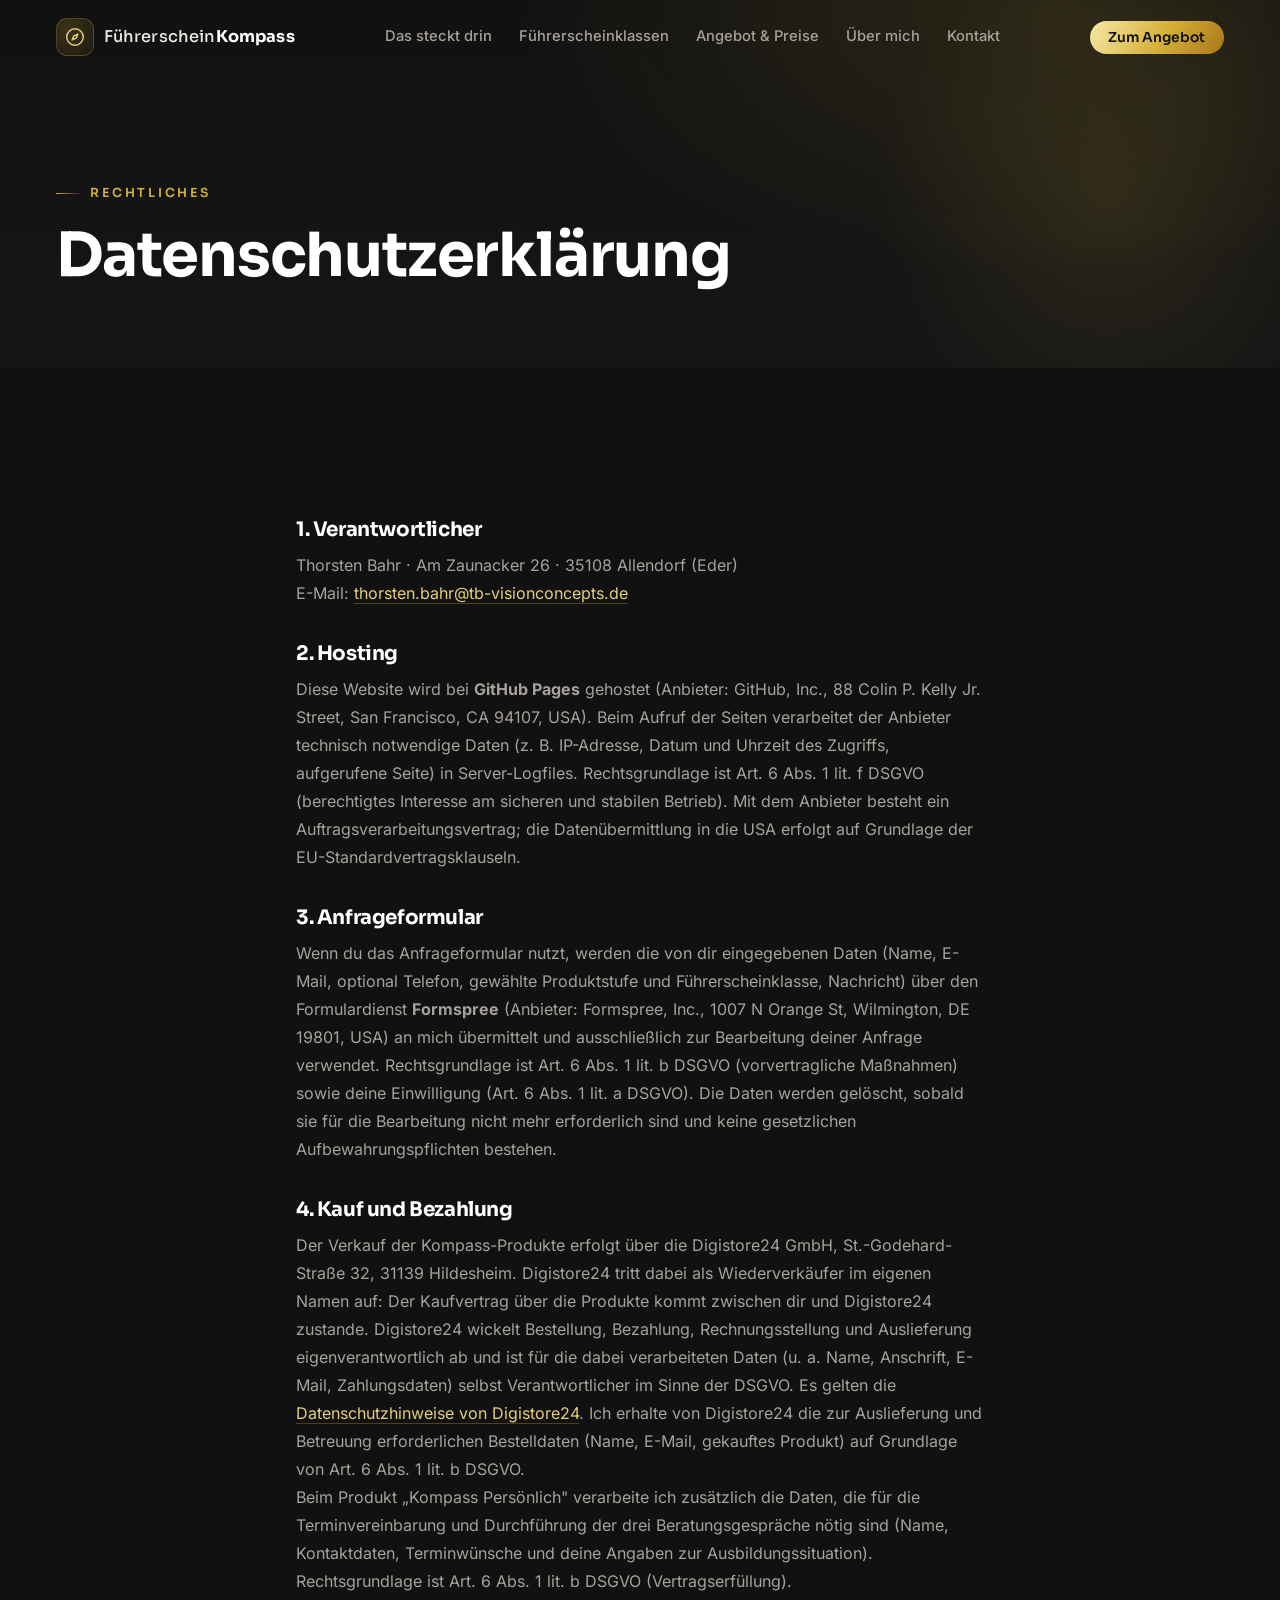
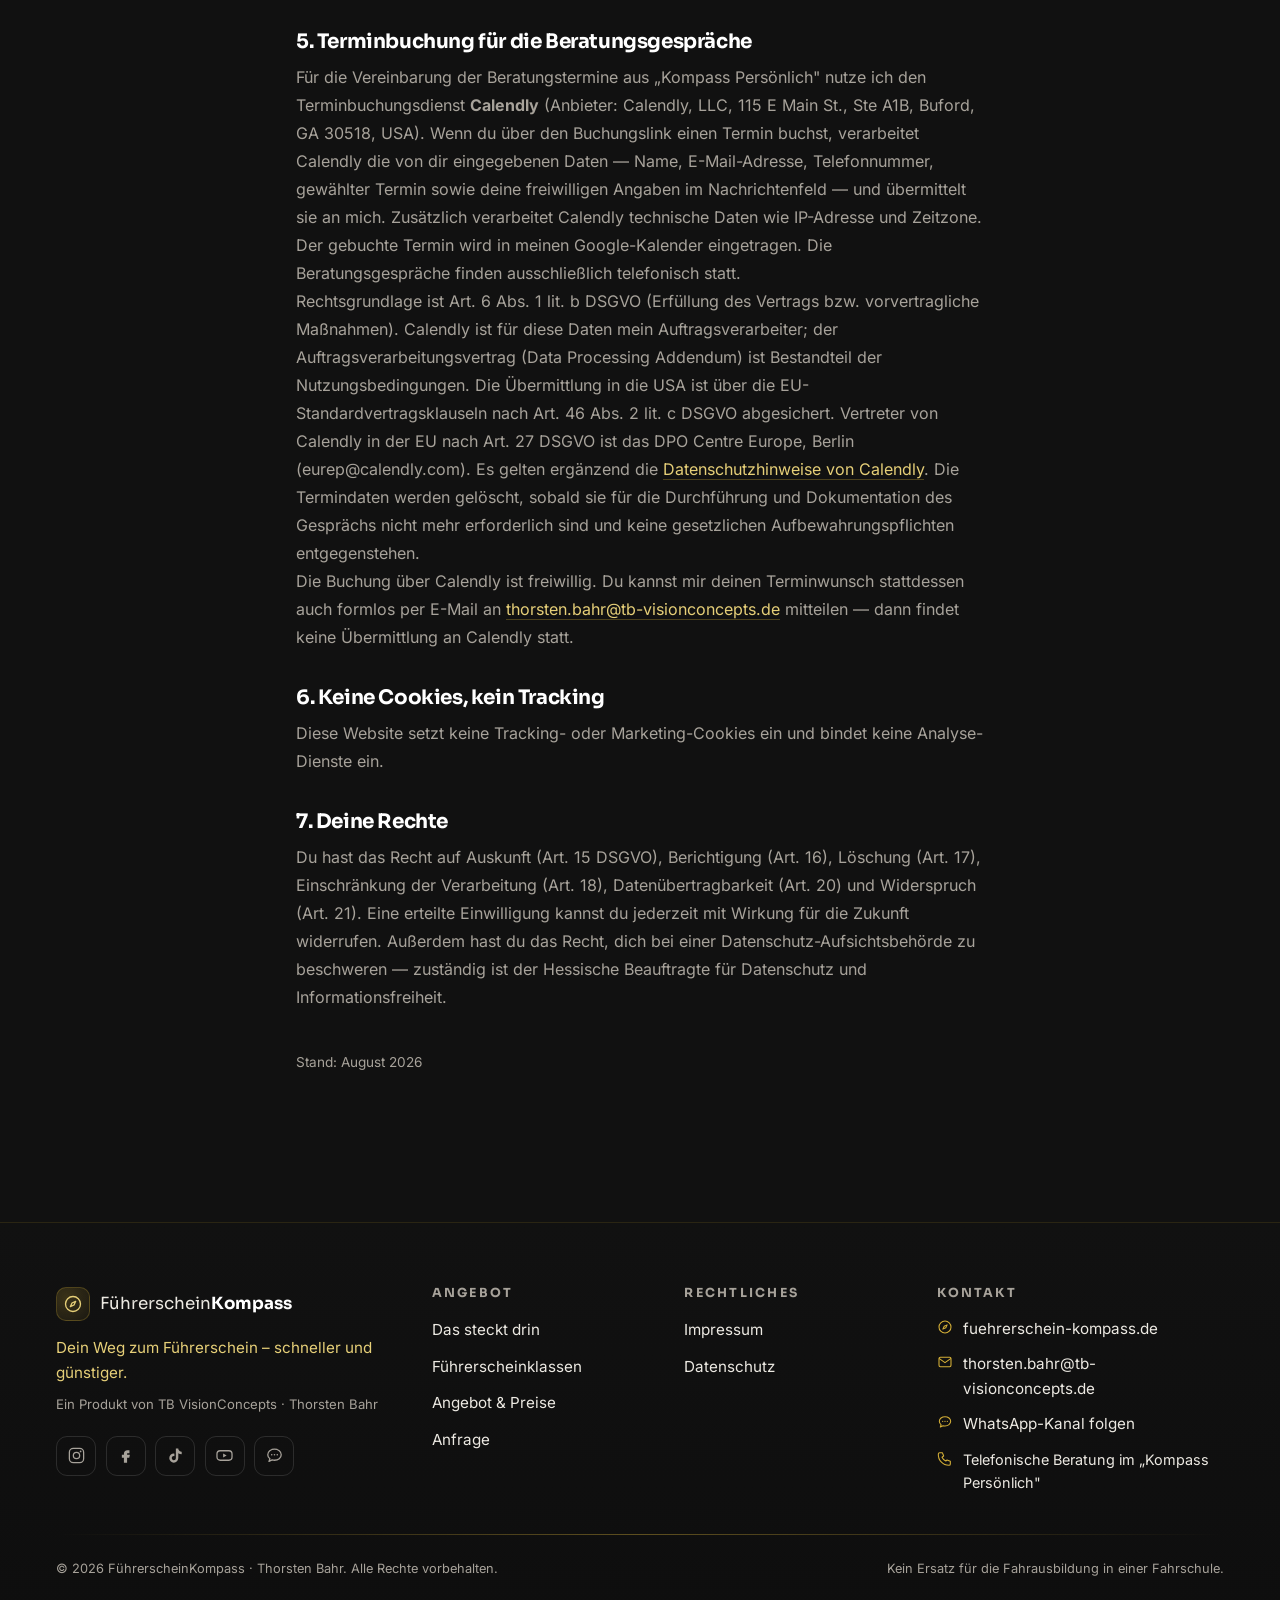
<file: datenschutz/index.html>
<!DOCTYPE html><html lang="de" data-astro-cid-z4jru4n3><head><meta charset="utf-8"><meta name="viewport" content="width=device-width, initial-scale=1"><title>Datenschutz · FührerscheinKompass</title><meta name="description" content="Der FührerscheinKompass: E-Book, Praxis-Vorlagen und persönliche Beratung für Klasse B/BF17, BE und A – Ausbildung planen, Kosten sparen, vorbereitet in jede Prüfung."><meta name="robots" content="noindex, nofollow"><link rel="canonical" href="https://fuehrerschein-kompass.de/datenschutz/"><link rel="icon" type="image/svg+xml" href="/favicon.svg"><meta name="theme-color" content="#111111"><meta property="og:type" content="website"><meta property="og:site_name" content="FührerscheinKompass"><meta property="og:title" content="Datenschutz · FührerscheinKompass"><meta property="og:description" content="Der FührerscheinKompass: E-Book, Praxis-Vorlagen und persönliche Beratung für Klasse B/BF17, BE und A – Ausbildung planen, Kosten sparen, vorbereitet in jede Prüfung."><meta property="og:url" content="https://fuehrerschein-kompass.de/datenschutz/"><meta property="og:locale" content="de_DE"><meta name="twitter:card" content="summary"><meta name="twitter:title" content="Datenschutz · FührerscheinKompass"><meta name="twitter:description" content="Der FührerscheinKompass: E-Book, Praxis-Vorlagen und persönliche Beratung für Klasse B/BF17, BE und A – Ausbildung planen, Kosten sparen, vorbereitet in jede Prüfung."><script type="application/ld+json">{"@context":"https://schema.org","@type":"Product","name":"FührerscheinKompass","description":"Der FührerscheinKompass: E-Book, Praxis-Vorlagen und persönliche Beratung für Klasse B/BF17, BE und A – Ausbildung planen, Kosten sparen, vorbereitet in jede Prüfung.","url":"https://fuehrerschein-kompass.de/","brand":{"@type":"Brand","name":"TB VisionConcepts"},"author":{"@type":"Person","name":"Thorsten Bahr"}}</script><link rel="stylesheet" href="/_astro/BaseLayout.BC8Q4wb1.css"><style>.page-hero[data-astro-cid-75ysl5lo]{background:radial-gradient(900px 460px at 82% 0%, #d4af3721, transparent 60%), linear-gradient(180deg, var(--color-ink-900), var(--color-ink-850));padding-top:9rem;padding-bottom:3.5rem;position:relative;overflow:hidden}.page-hero-glow[data-astro-cid-75ysl5lo]{pointer-events:none;background:radial-gradient(circle,#d4af371f,#0000 62%);width:34rem;height:34rem;position:absolute;top:-20%;right:-8%}.page-hero-inner[data-astro-cid-75ysl5lo]{position:relative}.page-hero-top[data-astro-cid-75ysl5lo]{justify-content:space-between;align-items:center;gap:2.5rem;display:flex}.page-hero-title[data-astro-cid-75ysl5lo]{max-width:20ch;margin-top:1.2rem;font-size:clamp(2.3rem,5.5vw,3.8rem)}.page-hero-brand[data-astro-cid-75ysl5lo]{flex-shrink:0;display:none;position:relative}.page-hero-logo[data-astro-cid-75ysl5lo]{filter:drop-shadow(0 0 28px #d4af3738);width:clamp(160px,20vw,240px);height:auto;display:block}.page-hero-photo[data-astro-cid-75ysl5lo]{aspect-ratio:1;width:clamp(120px,13vw,150px);box-shadow:var(--shadow-card);border:2px solid #d4af3773;border-radius:50%;position:absolute;top:calc(100% + 1.4rem);left:50%;overflow:hidden;transform:translate(-50%)}.page-hero-photo[data-astro-cid-75ysl5lo] img[data-astro-cid-75ysl5lo]{object-fit:cover;width:100%;height:100%;display:block}@media (width>=760px){.page-hero-brand[data-astro-cid-75ysl5lo]{display:block}}.page-hero-lead[data-astro-cid-75ysl5lo]{color:var(--color-mute);max-width:44rem;margin-top:1.3rem;font-size:1.13rem}.page-hero[data-astro-cid-75ysl5lo] .page-hero-actions{flex-wrap:wrap;gap:.9rem;margin-top:2rem;display:flex}@media (width>=900px){.page-hero[data-astro-cid-75ysl5lo]{padding-top:11rem;padding-bottom:5rem}}
.legal[data-astro-cid-x4lnokx7]{max-width:46rem}.legal[data-astro-cid-x4lnokx7] h2[data-astro-cid-x4lnokx7]{margin-top:2.2rem;margin-bottom:.7rem;font-size:1.25rem}.legal[data-astro-cid-x4lnokx7] p[data-astro-cid-x4lnokx7]{color:var(--color-mute);line-height:1.75}.legal[data-astro-cid-x4lnokx7] a[data-astro-cid-x4lnokx7]{color:var(--color-gold-300);border-bottom:1px solid #d4af374d}.legal-stand[data-astro-cid-x4lnokx7]{margin-top:2.5rem;font-size:.85rem}
</style></head><body data-astro-cid-z4jru4n3><a href="#main" class="skip-link" data-astro-cid-z4jru4n3>Zum Inhalt springen</a><header id="site-header" class="site-header" data-state="top" data-astro-cid-fzpbxy5g><div class="container-tb header-inner" data-astro-cid-fzpbxy5g><a href="/" class="brand" aria-label="FührerscheinKompass – Start" data-astro-cid-fzpbxy5g><span class="brand-icon" data-astro-cid-fzpbxy5g><svg xmlns="http://www.w3.org/2000/svg" width="22" height="22" viewBox="0 0 24 24" fill="none" stroke="currentColor" stroke-width="1.6" stroke-linecap="round" stroke-linejoin="round" class aria-hidden="true"><circle cx="12" cy="12" r="9"/><path d="m15.2 8.8-2 4.4-4.4 2 2-4.4z"/></svg></span><span class="brand-name" data-astro-cid-fzpbxy5g>Führerschein<strong data-astro-cid-fzpbxy5g>Kompass</strong></span></a><nav class="nav-desktop" aria-label="Hauptnavigation" data-astro-cid-fzpbxy5g><a href="/#inhalt" class="nav-link" data-astro-cid-fzpbxy5g>Das steckt drin</a><a href="/#klassen" class="nav-link" data-astro-cid-fzpbxy5g>Führerscheinklassen</a><a href="/#angebot" class="nav-link" data-astro-cid-fzpbxy5g>Angebot &amp; Preise</a><a href="/#ueber-mich" class="nav-link" data-astro-cid-fzpbxy5g>Über mich</a><a href="/anfrage" class="nav-link" data-astro-cid-fzpbxy5g>Kontakt</a></nav><div class="header-actions" data-astro-cid-fzpbxy5g><a href="/#angebot" class="btn btn-primary btn-cta" data-astro-cid-fzpbxy5g>Zum Angebot</a><button id="menu-toggle" class="menu-toggle" aria-label="Menü öffnen" aria-expanded="false" aria-controls="mobile-menu" data-astro-cid-fzpbxy5g><svg xmlns="http://www.w3.org/2000/svg" width="24" height="24" viewBox="0 0 24 24" fill="none" stroke="currentColor" stroke-width="1.6" stroke-linecap="round" stroke-linejoin="round" class aria-hidden="true"><path d="M4 7h16M4 12h16M4 17h16"/></svg></button></div></div><div id="mobile-menu" class="mobile-menu" hidden data-astro-cid-fzpbxy5g><nav aria-label="Mobile Navigation" data-astro-cid-fzpbxy5g><a href="/#inhalt" class="mobile-link" data-astro-cid-fzpbxy5g>Das steckt drin</a><a href="/#klassen" class="mobile-link" data-astro-cid-fzpbxy5g>Führerscheinklassen</a><a href="/#angebot" class="mobile-link" data-astro-cid-fzpbxy5g>Angebot &amp; Preise</a><a href="/#ueber-mich" class="mobile-link" data-astro-cid-fzpbxy5g>Über mich</a><a href="/anfrage" class="mobile-link" data-astro-cid-fzpbxy5g>Kontakt</a></nav></div></header><script type="module">var e=document.getElementById(`site-header`),t=()=>{e&&(e.dataset.state=window.scrollY>24?`scrolled`:`top`)};t(),window.addEventListener(`scroll`,t,{passive:!0});var n=document.getElementById(`menu-toggle`),r=document.getElementById(`mobile-menu`),i=()=>{r?.setAttribute(`hidden`,``),n?.setAttribute(`aria-expanded`,`false`),n?.setAttribute(`aria-label`,`Menü öffnen`)};n?.addEventListener(`click`,()=>{r?.hasAttribute(`hidden`)?(r?.removeAttribute(`hidden`),n.setAttribute(`aria-expanded`,`true`),n.setAttribute(`aria-label`,`Menü schließen`)):i()}),r?.querySelectorAll(`a`).forEach(e=>e.addEventListener(`click`,i));</script><main id="main" data-astro-cid-z4jru4n3><section class="page-hero" data-astro-cid-75ysl5lo><div class="page-hero-glow" aria-hidden="true" data-astro-cid-75ysl5lo></div><div class="container-tb page-hero-inner" data-astro-cid-75ysl5lo><span class="eyebrow" data-astro-cid-75ysl5lo>Rechtliches</span><div class="page-hero-top" data-astro-cid-75ysl5lo><h1 class="page-hero-title" data-astro-cid-75ysl5lo>Datenschutzerklärung</h1></div></div></section><section class="section" data-astro-cid-x4lnokx7><div class="container-tb legal" data-astro-cid-x4lnokx7><h2 data-astro-cid-x4lnokx7>1. Verantwortlicher</h2><p data-astro-cid-x4lnokx7>Thorsten Bahr · Am Zaunacker 26 · 35108 Allendorf (Eder)<br data-astro-cid-x4lnokx7>E-Mail: <a href="mailto:thorsten.bahr@tb-visionconcepts.de" data-astro-cid-x4lnokx7>thorsten.bahr@tb-visionconcepts.de</a></p><h2 data-astro-cid-x4lnokx7>2. Hosting</h2><p data-astro-cid-x4lnokx7>Diese Website wird bei <strong data-astro-cid-x4lnokx7>GitHub Pages</strong> gehostet (Anbieter: GitHub, Inc., 88 Colin P. Kelly Jr. Street, San Francisco, CA 94107, USA). Beim Aufruf der Seiten verarbeitet der Anbieter technisch notwendige Daten (z.&nbsp;B. IP-Adresse, Datum und Uhrzeit des Zugriffs, aufgerufene Seite) in Server-Logfiles. Rechtsgrundlage ist Art.&nbsp;6 Abs.&nbsp;1 lit.&nbsp;f DSGVO (berechtigtes Interesse am sicheren und stabilen Betrieb). Mit dem Anbieter besteht ein Auftragsverarbeitungsvertrag; die Datenübermittlung in die USA erfolgt auf Grundlage der EU-Standardvertragsklauseln.</p><h2 data-astro-cid-x4lnokx7>3. Anfrageformular</h2><p data-astro-cid-x4lnokx7>Wenn du das Anfrageformular nutzt, werden die von dir eingegebenen Daten (Name, E-Mail, optional Telefon, gewählte Produktstufe und Führerscheinklasse, Nachricht) über den Formulardienst <strong data-astro-cid-x4lnokx7>Formspree</strong> (Anbieter: Formspree, Inc., 1007 N Orange St, Wilmington, DE 19801, USA) an mich übermittelt und ausschließlich zur Bearbeitung deiner Anfrage verwendet. Rechtsgrundlage ist Art.&nbsp;6 Abs.&nbsp;1 lit.&nbsp;b DSGVO (vorvertragliche Maßnahmen) sowie deine Einwilligung (Art.&nbsp;6 Abs.&nbsp;1 lit.&nbsp;a DSGVO). Die Daten werden gelöscht, sobald sie für die Bearbeitung nicht mehr erforderlich sind und keine gesetzlichen Aufbewahrungspflichten bestehen.</p><h2 data-astro-cid-x4lnokx7>4. Kauf und Bezahlung</h2><p data-astro-cid-x4lnokx7>Der Verkauf der Kompass-Produkte erfolgt über die Digistore24 GmbH, St.-Godehard-Straße 32, 31139 Hildesheim. Digistore24 tritt dabei als Wiederverkäufer im eigenen Namen auf: Der Kaufvertrag über die Produkte kommt zwischen dir und Digistore24 zustande. Digistore24 wickelt Bestellung, Bezahlung, Rechnungsstellung und Auslieferung eigenverantwortlich ab und ist für die dabei verarbeiteten Daten (u.&nbsp;a. Name, Anschrift, E-Mail, Zahlungsdaten) selbst Verantwortlicher im Sinne der DSGVO. Es gelten die <a href="https://www.digistore24.com/page/privacy" target="_blank" rel="noopener noreferrer" data-astro-cid-x4lnokx7>Datenschutzhinweise von Digistore24</a>. Ich erhalte von Digistore24 die zur Auslieferung und Betreuung erforderlichen Bestelldaten (Name, E-Mail, gekauftes Produkt) auf Grundlage von Art.&nbsp;6 Abs.&nbsp;1 lit.&nbsp;b DSGVO.</p><p data-astro-cid-x4lnokx7>Beim Produkt „Kompass Persönlich" verarbeite ich zusätzlich die Daten, die für die Terminvereinbarung und Durchführung der drei Beratungsgespräche nötig sind (Name, Kontaktdaten, Terminwünsche und deine Angaben zur Ausbildungssituation). Rechtsgrundlage ist Art.&nbsp;6 Abs.&nbsp;1 lit.&nbsp;b DSGVO (Vertragserfüllung).</p><h2 data-astro-cid-x4lnokx7>5. Terminbuchung für die Beratungsgespräche</h2><p data-astro-cid-x4lnokx7>Für die Vereinbarung der Beratungstermine aus „Kompass Persönlich" nutze ich den Terminbuchungsdienst <strong data-astro-cid-x4lnokx7>Calendly</strong> (Anbieter: Calendly, LLC, 115 E Main St., Ste A1B, Buford, GA 30518, USA). Wenn du über den Buchungslink einen Termin buchst, verarbeitet Calendly die von dir eingegebenen Daten — Name, E-Mail-Adresse, Telefonnummer, gewählter Termin sowie deine freiwilligen Angaben im Nachrichtenfeld — und übermittelt sie an mich. Zusätzlich verarbeitet Calendly technische Daten wie IP-Adresse und Zeitzone. Der gebuchte Termin wird in meinen Google-Kalender eingetragen. Die Beratungsgespräche finden ausschließlich telefonisch statt.</p><p data-astro-cid-x4lnokx7>Rechtsgrundlage ist Art.&nbsp;6 Abs.&nbsp;1 lit.&nbsp;b DSGVO (Erfüllung des Vertrags bzw. vorvertragliche Maßnahmen). Calendly ist für diese Daten mein Auftragsverarbeiter; der Auftragsverarbeitungsvertrag (Data Processing Addendum) ist Bestandteil der Nutzungsbedingungen. Die Übermittlung in die USA ist über die EU-Standardvertragsklauseln nach Art.&nbsp;46 Abs.&nbsp;2 lit.&nbsp;c DSGVO abgesichert. Vertreter von Calendly in der EU nach Art.&nbsp;27 DSGVO ist das DPO Centre Europe, Berlin (eurep@calendly.com). Es gelten ergänzend die <a href="https://calendly.com/legal/privacy-notice" target="_blank" rel="noopener noreferrer" data-astro-cid-x4lnokx7>Datenschutzhinweise von Calendly</a>. Die Termindaten werden gelöscht, sobald sie für die Durchführung und Dokumentation des Gesprächs nicht mehr erforderlich sind und keine gesetzlichen Aufbewahrungspflichten entgegenstehen.</p><p data-astro-cid-x4lnokx7>Die Buchung über Calendly ist freiwillig. Du kannst mir deinen Terminwunsch stattdessen auch formlos per E-Mail an <a href="mailto:thorsten.bahr@tb-visionconcepts.de" data-astro-cid-x4lnokx7>thorsten.bahr@tb-visionconcepts.de</a> mitteilen — dann findet keine Übermittlung an Calendly statt.</p><h2 data-astro-cid-x4lnokx7>6. Keine Cookies, kein Tracking</h2><p data-astro-cid-x4lnokx7>Diese Website setzt keine Tracking- oder Marketing-Cookies ein und bindet keine Analyse-Dienste ein.</p><h2 data-astro-cid-x4lnokx7>7. Deine Rechte</h2><p data-astro-cid-x4lnokx7>Du hast das Recht auf Auskunft (Art.&nbsp;15 DSGVO), Berichtigung (Art.&nbsp;16), Löschung (Art.&nbsp;17), Einschränkung der Verarbeitung (Art.&nbsp;18), Datenübertragbarkeit (Art.&nbsp;20) und Widerspruch (Art.&nbsp;21). Eine erteilte Einwilligung kannst du jederzeit mit Wirkung für die Zukunft widerrufen. Außerdem hast du das Recht, dich bei einer Datenschutz-Aufsichtsbehörde zu beschweren — zuständig ist der Hessische Beauftragte für Datenschutz und Informationsfreiheit.</p><p class="legal-stand" data-astro-cid-x4lnokx7>Stand: August 2026</p></div></section></main><footer class="site-footer" data-astro-cid-nns7i3if><div class="container-tb" data-astro-cid-nns7i3if><div class="footer-grid" data-astro-cid-nns7i3if><div class="footer-brand" data-astro-cid-nns7i3if><a href="/" class="footer-logo" aria-label="FührerscheinKompass" data-astro-cid-nns7i3if><span class="footer-logo-icon" data-astro-cid-nns7i3if><svg xmlns="http://www.w3.org/2000/svg" width="20" height="20" viewBox="0 0 24 24" fill="none" stroke="currentColor" stroke-width="1.6" stroke-linecap="round" stroke-linejoin="round" class aria-hidden="true"><circle cx="12" cy="12" r="9"/><path d="m15.2 8.8-2 4.4-4.4 2 2-4.4z"/></svg></span><span data-astro-cid-nns7i3if>Führerschein<strong data-astro-cid-nns7i3if>Kompass</strong></span></a><p class="footer-tagline" data-astro-cid-nns7i3if>Dein Weg zum Führerschein – schneller und günstiger.</p><p class="footer-status" data-astro-cid-nns7i3if>Ein Produkt von TB&nbsp;VisionConcepts · Thorsten Bahr</p><div class="footer-social" aria-label="Social Media" data-astro-cid-nns7i3if><a href="https://www.instagram.com/tb_visionconcepts/" target="_blank" rel="me noopener noreferrer" aria-label="Instagram" class="social-btn" data-astro-cid-nns7i3if><svg xmlns="http://www.w3.org/2000/svg" width="19" height="19" viewBox="0 0 24 24" fill="none" stroke="currentColor" stroke-width="1.6" stroke-linecap="round" stroke-linejoin="round" class aria-hidden="true"><rect x="3" y="3" width="18" height="18" rx="5"/><circle cx="12" cy="12" r="4"/><circle cx="17.2" cy="6.8" r="1.1" fill="currentColor" stroke="none"/></svg></a><a href="https://www.facebook.com/BahrThorsten" target="_blank" rel="me noopener noreferrer" aria-label="Facebook" class="social-btn" data-astro-cid-nns7i3if><svg xmlns="http://www.w3.org/2000/svg" width="19" height="19" viewBox="0 0 24 24" fill="none" stroke="currentColor" stroke-width="1.6" stroke-linecap="round" stroke-linejoin="round" class aria-hidden="true"><path d="M14 9.3h3V5.4h-2.6C11.8 5.4 10 7.2 10 9.7V11H7.4v3.9H10V21h4v-6.1h2.7l.9-3.9H14V9.9c0-.4.3-.6.7-.6z" fill="currentColor" stroke="none"/></svg></a><a href="https://www.tiktok.com/@tb_visionconcepts" target="_blank" rel="me noopener noreferrer" aria-label="TikTok" class="social-btn" data-astro-cid-nns7i3if><svg xmlns="http://www.w3.org/2000/svg" width="19" height="19" viewBox="0 0 24 24" fill="none" stroke="currentColor" stroke-width="1.6" stroke-linecap="round" stroke-linejoin="round" class aria-hidden="true"><path d="M16.6 5.82s.51.5 0 0A4.278 4.278 0 0 1 15.54 3h-3.09v12.4a2.592 2.592 0 0 1-2.59 2.5c-1.42 0-2.6-1.16-2.6-2.6c0-1.72 1.66-3.01 3.37-2.48V9.66c-3.45-.46-6.47 2.22-6.47 5.64c0 3.33 2.76 5.7 5.69 5.7c3.14 0 5.69-2.55 5.69-5.7V9.01a7.35 7.35 0 0 0 4.3 1.38V7.3s-1.88.09-3.24-1.48z" fill="currentColor" stroke="none"/></svg></a><a href="https://www.youtube.com/@fuehrerscheinkompass" target="_blank" rel="me noopener noreferrer" aria-label="YouTube" class="social-btn" data-astro-cid-nns7i3if><svg xmlns="http://www.w3.org/2000/svg" width="19" height="19" viewBox="0 0 24 24" fill="none" stroke="currentColor" stroke-width="1.6" stroke-linecap="round" stroke-linejoin="round" class aria-hidden="true"><rect x="2.5" y="6" width="19" height="12" rx="4"/><path d="M10.3 9.6v4.8l4.4-2.4z" fill="currentColor" stroke="none"/></svg></a><a href="https://whatsapp.com/channel/0029Vb8GvA6GJP8O0nYOwX2u" target="_blank" rel="me noopener noreferrer" aria-label="WhatsApp-Kanal" class="social-btn" data-astro-cid-nns7i3if><svg xmlns="http://www.w3.org/2000/svg" width="19" height="19" viewBox="0 0 24 24" fill="none" stroke="currentColor" stroke-width="1.6" stroke-linecap="round" stroke-linejoin="round" class aria-hidden="true"><path d="M12 4c4.7 0 8.5 3.1 8.5 7s-3.8 7-8.5 7c-1 0-2-.1-2.9-.4L5 19.5l1.2-3.3C4.6 14.9 3.5 13 3.5 11c0-3.9 3.8-7 8.5-7z"/><circle cx="8.5" cy="11" r="1" fill="currentColor" stroke="none"/><circle cx="12" cy="11" r="1" fill="currentColor" stroke="none"/><circle cx="15.5" cy="11" r="1" fill="currentColor" stroke="none"/></svg></a></div></div><nav class="footer-col" aria-label="Angebot" data-astro-cid-nns7i3if><h2 class="footer-h" data-astro-cid-nns7i3if>Angebot</h2><ul data-astro-cid-nns7i3if><li data-astro-cid-nns7i3if><a href="/#inhalt" data-astro-cid-nns7i3if>Das steckt drin</a></li><li data-astro-cid-nns7i3if><a href="/#klassen" data-astro-cid-nns7i3if>Führerscheinklassen</a></li><li data-astro-cid-nns7i3if><a href="/#angebot" data-astro-cid-nns7i3if>Angebot &amp; Preise</a></li><li data-astro-cid-nns7i3if><a href="/anfrage" data-astro-cid-nns7i3if>Anfrage</a></li></ul></nav><nav class="footer-col" aria-label="Rechtliches" data-astro-cid-nns7i3if><h2 class="footer-h" data-astro-cid-nns7i3if>Rechtliches</h2><ul data-astro-cid-nns7i3if><li data-astro-cid-nns7i3if><a href="/impressum" data-astro-cid-nns7i3if>Impressum</a></li><li data-astro-cid-nns7i3if><a href="/datenschutz" data-astro-cid-nns7i3if>Datenschutz</a></li></ul></nav><div class="footer-col" data-astro-cid-nns7i3if><h2 class="footer-h" data-astro-cid-nns7i3if>Kontakt</h2><ul class="footer-contact" data-astro-cid-nns7i3if><li data-astro-cid-nns7i3if><svg xmlns="http://www.w3.org/2000/svg" width="16" height="16" viewBox="0 0 24 24" fill="none" stroke="currentColor" stroke-width="1.6" stroke-linecap="round" stroke-linejoin="round" class aria-hidden="true"><circle cx="12" cy="12" r="9"/><path d="m15.2 8.8-2 4.4-4.4 2 2-4.4z"/></svg><a href="https://fuehrerschein-kompass.de" data-astro-cid-nns7i3if>fuehrerschein-kompass.de</a></li><li data-astro-cid-nns7i3if><svg xmlns="http://www.w3.org/2000/svg" width="16" height="16" viewBox="0 0 24 24" fill="none" stroke="currentColor" stroke-width="1.6" stroke-linecap="round" stroke-linejoin="round" class aria-hidden="true"><rect x="3" y="5" width="18" height="14" rx="2"/><path d="m3.5 7 8.5 6 8.5-6"/></svg><a href="mailto:thorsten.bahr@tb-visionconcepts.de" data-astro-cid-nns7i3if>thorsten.bahr@tb-visionconcepts.de</a></li><li data-astro-cid-nns7i3if><svg xmlns="http://www.w3.org/2000/svg" width="16" height="16" viewBox="0 0 24 24" fill="none" stroke="currentColor" stroke-width="1.6" stroke-linecap="round" stroke-linejoin="round" class aria-hidden="true"><path d="M12 4c4.7 0 8.5 3.1 8.5 7s-3.8 7-8.5 7c-1 0-2-.1-2.9-.4L5 19.5l1.2-3.3C4.6 14.9 3.5 13 3.5 11c0-3.9 3.8-7 8.5-7z"/><circle cx="8.5" cy="11" r="1" fill="currentColor" stroke="none"/><circle cx="12" cy="11" r="1" fill="currentColor" stroke="none"/><circle cx="15.5" cy="11" r="1" fill="currentColor" stroke="none"/></svg><a href="https://whatsapp.com/channel/0029Vb8GvA6GJP8O0nYOwX2u" target="_blank" rel="noopener noreferrer" data-astro-cid-nns7i3if>WhatsApp-Kanal folgen</a></li><li data-astro-cid-nns7i3if><svg xmlns="http://www.w3.org/2000/svg" width="16" height="16" viewBox="0 0 24 24" fill="none" stroke="currentColor" stroke-width="1.6" stroke-linecap="round" stroke-linejoin="round" class aria-hidden="true"><path d="M4 4h4l2 5-2.5 1.8a12 12 0 0 0 5.7 5.7L15 15l5 2v4a2 2 0 0 1-2 2A16 16 0 0 1 2 6a2 2 0 0 1 2-2z"/></svg><span data-astro-cid-nns7i3if>Telefonische Beratung im „Kompass Persönlich"</span></li></ul></div></div><hr class="hairline footer-line" data-astro-cid-nns7i3if><div class="footer-bottom" data-astro-cid-nns7i3if><p data-astro-cid-nns7i3if>© 2026 FührerscheinKompass · Thorsten Bahr. Alle Rechte vorbehalten.</p><p class="footer-note" data-astro-cid-nns7i3if>Kein Ersatz für die Fahrausbildung in einer Fahrschule.</p></div></div></footer><script type="module">var e=document.querySelectorAll(`.reveal`);if(!window.matchMedia(`(prefers-reduced-motion: reduce)`).matches&&`IntersectionObserver`in window){let t=new IntersectionObserver(e=>{e.forEach(e=>{e.isIntersecting&&(e.target.classList.add(`is-visible`),t.unobserve(e.target))})},{threshold:.12,rootMargin:`0px 0px -8% 0px`});e.forEach(e=>t.observe(e))}else e.forEach(e=>e.classList.add(`is-visible`));</script></body></html>
</file>
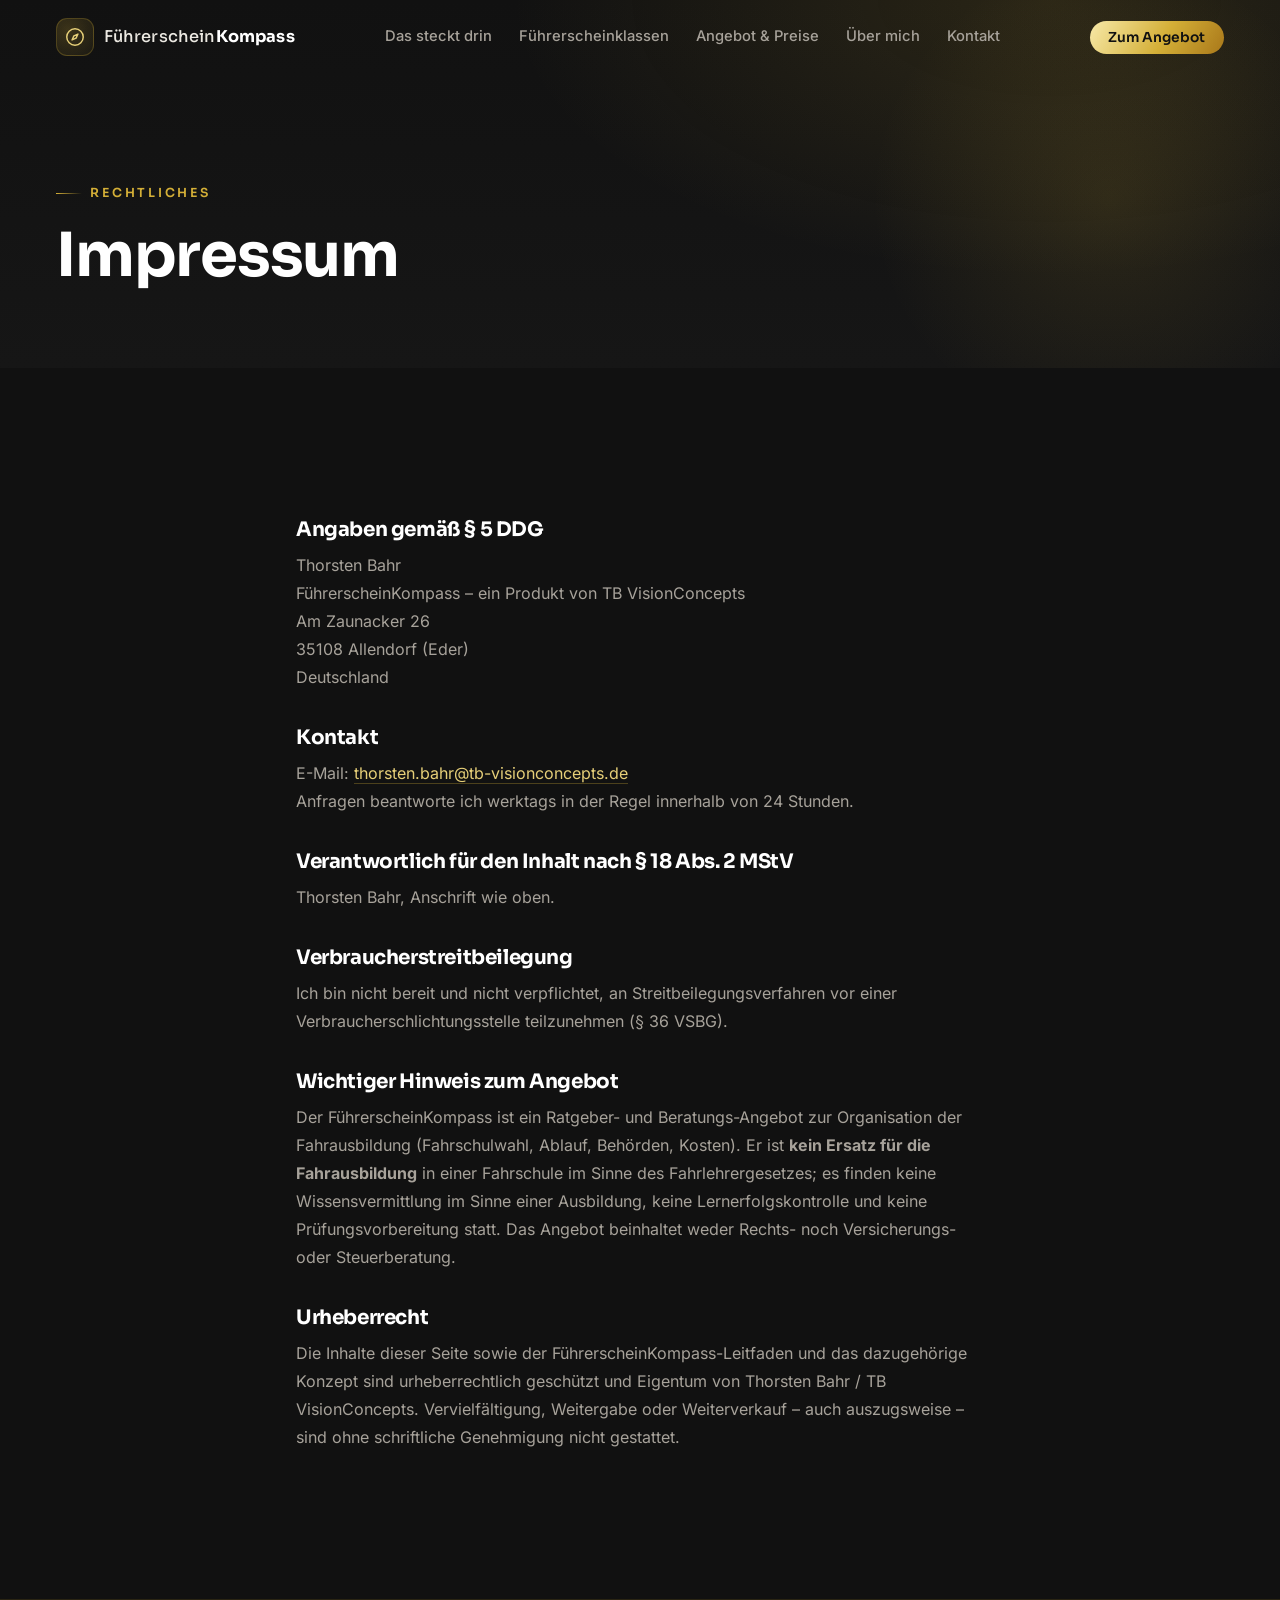
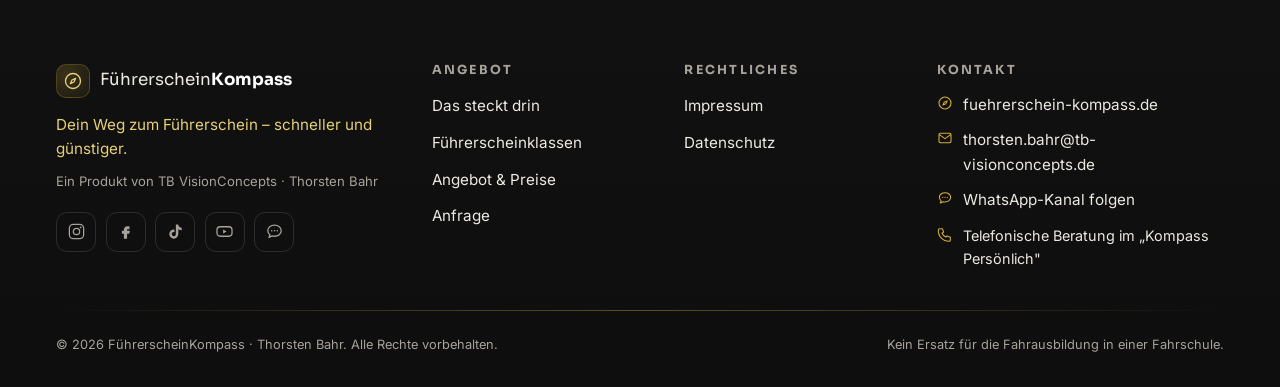
<file: impressum/index.html>
<!DOCTYPE html><html lang="de" data-astro-cid-z4jru4n3><head><meta charset="utf-8"><meta name="viewport" content="width=device-width, initial-scale=1"><title>Impressum · FührerscheinKompass</title><meta name="description" content="Der FührerscheinKompass: E-Book, Praxis-Vorlagen und persönliche Beratung für Klasse B/BF17, BE und A – Ausbildung planen, Kosten sparen, vorbereitet in jede Prüfung."><meta name="robots" content="noindex, nofollow"><link rel="canonical" href="https://fuehrerschein-kompass.de/impressum/"><link rel="icon" type="image/svg+xml" href="/favicon.svg"><meta name="theme-color" content="#111111"><meta property="og:type" content="website"><meta property="og:site_name" content="FührerscheinKompass"><meta property="og:title" content="Impressum · FührerscheinKompass"><meta property="og:description" content="Der FührerscheinKompass: E-Book, Praxis-Vorlagen und persönliche Beratung für Klasse B/BF17, BE und A – Ausbildung planen, Kosten sparen, vorbereitet in jede Prüfung."><meta property="og:url" content="https://fuehrerschein-kompass.de/impressum/"><meta property="og:locale" content="de_DE"><meta name="twitter:card" content="summary"><meta name="twitter:title" content="Impressum · FührerscheinKompass"><meta name="twitter:description" content="Der FührerscheinKompass: E-Book, Praxis-Vorlagen und persönliche Beratung für Klasse B/BF17, BE und A – Ausbildung planen, Kosten sparen, vorbereitet in jede Prüfung."><script type="application/ld+json">{"@context":"https://schema.org","@type":"Product","name":"FührerscheinKompass","description":"Der FührerscheinKompass: E-Book, Praxis-Vorlagen und persönliche Beratung für Klasse B/BF17, BE und A – Ausbildung planen, Kosten sparen, vorbereitet in jede Prüfung.","url":"https://fuehrerschein-kompass.de/","brand":{"@type":"Brand","name":"TB VisionConcepts"},"author":{"@type":"Person","name":"Thorsten Bahr"}}</script><link rel="stylesheet" href="/_astro/BaseLayout.BC8Q4wb1.css"><style>.page-hero[data-astro-cid-75ysl5lo]{background:radial-gradient(900px 460px at 82% 0%, #d4af3721, transparent 60%), linear-gradient(180deg, var(--color-ink-900), var(--color-ink-850));padding-top:9rem;padding-bottom:3.5rem;position:relative;overflow:hidden}.page-hero-glow[data-astro-cid-75ysl5lo]{pointer-events:none;background:radial-gradient(circle,#d4af371f,#0000 62%);width:34rem;height:34rem;position:absolute;top:-20%;right:-8%}.page-hero-inner[data-astro-cid-75ysl5lo]{position:relative}.page-hero-top[data-astro-cid-75ysl5lo]{justify-content:space-between;align-items:center;gap:2.5rem;display:flex}.page-hero-title[data-astro-cid-75ysl5lo]{max-width:20ch;margin-top:1.2rem;font-size:clamp(2.3rem,5.5vw,3.8rem)}.page-hero-brand[data-astro-cid-75ysl5lo]{flex-shrink:0;display:none;position:relative}.page-hero-logo[data-astro-cid-75ysl5lo]{filter:drop-shadow(0 0 28px #d4af3738);width:clamp(160px,20vw,240px);height:auto;display:block}.page-hero-photo[data-astro-cid-75ysl5lo]{aspect-ratio:1;width:clamp(120px,13vw,150px);box-shadow:var(--shadow-card);border:2px solid #d4af3773;border-radius:50%;position:absolute;top:calc(100% + 1.4rem);left:50%;overflow:hidden;transform:translate(-50%)}.page-hero-photo[data-astro-cid-75ysl5lo] img[data-astro-cid-75ysl5lo]{object-fit:cover;width:100%;height:100%;display:block}@media (width>=760px){.page-hero-brand[data-astro-cid-75ysl5lo]{display:block}}.page-hero-lead[data-astro-cid-75ysl5lo]{color:var(--color-mute);max-width:44rem;margin-top:1.3rem;font-size:1.13rem}.page-hero[data-astro-cid-75ysl5lo] .page-hero-actions{flex-wrap:wrap;gap:.9rem;margin-top:2rem;display:flex}@media (width>=900px){.page-hero[data-astro-cid-75ysl5lo]{padding-top:11rem;padding-bottom:5rem}}
.legal[data-astro-cid-wvx5tcg7]{max-width:46rem}.legal[data-astro-cid-wvx5tcg7] h2[data-astro-cid-wvx5tcg7]{margin-top:2.2rem;margin-bottom:.7rem;font-size:1.25rem}.legal[data-astro-cid-wvx5tcg7] p[data-astro-cid-wvx5tcg7]{color:var(--color-mute);line-height:1.75}.legal[data-astro-cid-wvx5tcg7] a[data-astro-cid-wvx5tcg7]{color:var(--color-gold-300);border-bottom:1px solid #d4af374d}
</style></head><body data-astro-cid-z4jru4n3><a href="#main" class="skip-link" data-astro-cid-z4jru4n3>Zum Inhalt springen</a><header id="site-header" class="site-header" data-state="top" data-astro-cid-fzpbxy5g><div class="container-tb header-inner" data-astro-cid-fzpbxy5g><a href="/" class="brand" aria-label="FührerscheinKompass – Start" data-astro-cid-fzpbxy5g><span class="brand-icon" data-astro-cid-fzpbxy5g><svg xmlns="http://www.w3.org/2000/svg" width="22" height="22" viewBox="0 0 24 24" fill="none" stroke="currentColor" stroke-width="1.6" stroke-linecap="round" stroke-linejoin="round" class aria-hidden="true"><circle cx="12" cy="12" r="9"/><path d="m15.2 8.8-2 4.4-4.4 2 2-4.4z"/></svg></span><span class="brand-name" data-astro-cid-fzpbxy5g>Führerschein<strong data-astro-cid-fzpbxy5g>Kompass</strong></span></a><nav class="nav-desktop" aria-label="Hauptnavigation" data-astro-cid-fzpbxy5g><a href="/#inhalt" class="nav-link" data-astro-cid-fzpbxy5g>Das steckt drin</a><a href="/#klassen" class="nav-link" data-astro-cid-fzpbxy5g>Führerscheinklassen</a><a href="/#angebot" class="nav-link" data-astro-cid-fzpbxy5g>Angebot &amp; Preise</a><a href="/#ueber-mich" class="nav-link" data-astro-cid-fzpbxy5g>Über mich</a><a href="/anfrage" class="nav-link" data-astro-cid-fzpbxy5g>Kontakt</a></nav><div class="header-actions" data-astro-cid-fzpbxy5g><a href="/#angebot" class="btn btn-primary btn-cta" data-astro-cid-fzpbxy5g>Zum Angebot</a><button id="menu-toggle" class="menu-toggle" aria-label="Menü öffnen" aria-expanded="false" aria-controls="mobile-menu" data-astro-cid-fzpbxy5g><svg xmlns="http://www.w3.org/2000/svg" width="24" height="24" viewBox="0 0 24 24" fill="none" stroke="currentColor" stroke-width="1.6" stroke-linecap="round" stroke-linejoin="round" class aria-hidden="true"><path d="M4 7h16M4 12h16M4 17h16"/></svg></button></div></div><div id="mobile-menu" class="mobile-menu" hidden data-astro-cid-fzpbxy5g><nav aria-label="Mobile Navigation" data-astro-cid-fzpbxy5g><a href="/#inhalt" class="mobile-link" data-astro-cid-fzpbxy5g>Das steckt drin</a><a href="/#klassen" class="mobile-link" data-astro-cid-fzpbxy5g>Führerscheinklassen</a><a href="/#angebot" class="mobile-link" data-astro-cid-fzpbxy5g>Angebot &amp; Preise</a><a href="/#ueber-mich" class="mobile-link" data-astro-cid-fzpbxy5g>Über mich</a><a href="/anfrage" class="mobile-link" data-astro-cid-fzpbxy5g>Kontakt</a></nav></div></header><script type="module">var e=document.getElementById(`site-header`),t=()=>{e&&(e.dataset.state=window.scrollY>24?`scrolled`:`top`)};t(),window.addEventListener(`scroll`,t,{passive:!0});var n=document.getElementById(`menu-toggle`),r=document.getElementById(`mobile-menu`),i=()=>{r?.setAttribute(`hidden`,``),n?.setAttribute(`aria-expanded`,`false`),n?.setAttribute(`aria-label`,`Menü öffnen`)};n?.addEventListener(`click`,()=>{r?.hasAttribute(`hidden`)?(r?.removeAttribute(`hidden`),n.setAttribute(`aria-expanded`,`true`),n.setAttribute(`aria-label`,`Menü schließen`)):i()}),r?.querySelectorAll(`a`).forEach(e=>e.addEventListener(`click`,i));</script><main id="main" data-astro-cid-z4jru4n3><section class="page-hero" data-astro-cid-75ysl5lo><div class="page-hero-glow" aria-hidden="true" data-astro-cid-75ysl5lo></div><div class="container-tb page-hero-inner" data-astro-cid-75ysl5lo><span class="eyebrow" data-astro-cid-75ysl5lo>Rechtliches</span><div class="page-hero-top" data-astro-cid-75ysl5lo><h1 class="page-hero-title" data-astro-cid-75ysl5lo>Impressum</h1></div></div></section><section class="section" data-astro-cid-wvx5tcg7><div class="container-tb legal" data-astro-cid-wvx5tcg7><h2 data-astro-cid-wvx5tcg7>Angaben gemäß § 5 DDG</h2><p data-astro-cid-wvx5tcg7>Thorsten Bahr<br data-astro-cid-wvx5tcg7>FührerscheinKompass – ein Produkt von TB VisionConcepts<br data-astro-cid-wvx5tcg7>Am Zaunacker 26<br data-astro-cid-wvx5tcg7>35108 Allendorf (Eder)<br data-astro-cid-wvx5tcg7>Deutschland</p><h2 data-astro-cid-wvx5tcg7>Kontakt</h2><p data-astro-cid-wvx5tcg7>E-Mail: <a href="mailto:thorsten.bahr@tb-visionconcepts.de" data-astro-cid-wvx5tcg7>thorsten.bahr@tb-visionconcepts.de</a><br data-astro-cid-wvx5tcg7>Anfragen beantworte ich werktags in der Regel innerhalb von 24 Stunden.</p><h2 data-astro-cid-wvx5tcg7>Verantwortlich für den Inhalt nach § 18 Abs. 2 MStV</h2><p data-astro-cid-wvx5tcg7>Thorsten Bahr, Anschrift wie oben.</p><h2 data-astro-cid-wvx5tcg7>Verbraucherstreitbeilegung</h2><p data-astro-cid-wvx5tcg7>Ich bin nicht bereit und nicht verpflichtet, an Streitbeilegungsverfahren vor einer Verbraucherschlichtungsstelle teilzunehmen (§ 36 VSBG).</p><h2 data-astro-cid-wvx5tcg7>Wichtiger Hinweis zum Angebot</h2><p data-astro-cid-wvx5tcg7>Der FührerscheinKompass ist ein Ratgeber- und Beratungs-Angebot zur Organisation der Fahrausbildung (Fahrschulwahl, Ablauf, Behörden, Kosten). Er ist <strong data-astro-cid-wvx5tcg7>kein Ersatz für die Fahrausbildung</strong> in einer Fahrschule im Sinne des Fahrlehrergesetzes; es finden keine Wissensvermittlung im Sinne einer Ausbildung, keine Lernerfolgskontrolle und keine Prüfungsvorbereitung statt. Das Angebot beinhaltet weder Rechts- noch Versicherungs- oder Steuerberatung.</p><h2 data-astro-cid-wvx5tcg7>Urheberrecht</h2><p data-astro-cid-wvx5tcg7>Die Inhalte dieser Seite sowie der FührerscheinKompass-Leitfaden und das dazugehörige Konzept sind urheberrechtlich geschützt und Eigentum von Thorsten Bahr / TB VisionConcepts. Vervielfältigung, Weitergabe oder Weiterverkauf – auch auszugsweise – sind ohne schriftliche Genehmigung nicht gestattet.</p></div></section></main><footer class="site-footer" data-astro-cid-nns7i3if><div class="container-tb" data-astro-cid-nns7i3if><div class="footer-grid" data-astro-cid-nns7i3if><div class="footer-brand" data-astro-cid-nns7i3if><a href="/" class="footer-logo" aria-label="FührerscheinKompass" data-astro-cid-nns7i3if><span class="footer-logo-icon" data-astro-cid-nns7i3if><svg xmlns="http://www.w3.org/2000/svg" width="20" height="20" viewBox="0 0 24 24" fill="none" stroke="currentColor" stroke-width="1.6" stroke-linecap="round" stroke-linejoin="round" class aria-hidden="true"><circle cx="12" cy="12" r="9"/><path d="m15.2 8.8-2 4.4-4.4 2 2-4.4z"/></svg></span><span data-astro-cid-nns7i3if>Führerschein<strong data-astro-cid-nns7i3if>Kompass</strong></span></a><p class="footer-tagline" data-astro-cid-nns7i3if>Dein Weg zum Führerschein – schneller und günstiger.</p><p class="footer-status" data-astro-cid-nns7i3if>Ein Produkt von TB&nbsp;VisionConcepts · Thorsten Bahr</p><div class="footer-social" aria-label="Social Media" data-astro-cid-nns7i3if><a href="https://www.instagram.com/tb_visionconcepts/" target="_blank" rel="me noopener noreferrer" aria-label="Instagram" class="social-btn" data-astro-cid-nns7i3if><svg xmlns="http://www.w3.org/2000/svg" width="19" height="19" viewBox="0 0 24 24" fill="none" stroke="currentColor" stroke-width="1.6" stroke-linecap="round" stroke-linejoin="round" class aria-hidden="true"><rect x="3" y="3" width="18" height="18" rx="5"/><circle cx="12" cy="12" r="4"/><circle cx="17.2" cy="6.8" r="1.1" fill="currentColor" stroke="none"/></svg></a><a href="https://www.facebook.com/BahrThorsten" target="_blank" rel="me noopener noreferrer" aria-label="Facebook" class="social-btn" data-astro-cid-nns7i3if><svg xmlns="http://www.w3.org/2000/svg" width="19" height="19" viewBox="0 0 24 24" fill="none" stroke="currentColor" stroke-width="1.6" stroke-linecap="round" stroke-linejoin="round" class aria-hidden="true"><path d="M14 9.3h3V5.4h-2.6C11.8 5.4 10 7.2 10 9.7V11H7.4v3.9H10V21h4v-6.1h2.7l.9-3.9H14V9.9c0-.4.3-.6.7-.6z" fill="currentColor" stroke="none"/></svg></a><a href="https://www.tiktok.com/@tb_visionconcepts" target="_blank" rel="me noopener noreferrer" aria-label="TikTok" class="social-btn" data-astro-cid-nns7i3if><svg xmlns="http://www.w3.org/2000/svg" width="19" height="19" viewBox="0 0 24 24" fill="none" stroke="currentColor" stroke-width="1.6" stroke-linecap="round" stroke-linejoin="round" class aria-hidden="true"><path d="M16.6 5.82s.51.5 0 0A4.278 4.278 0 0 1 15.54 3h-3.09v12.4a2.592 2.592 0 0 1-2.59 2.5c-1.42 0-2.6-1.16-2.6-2.6c0-1.72 1.66-3.01 3.37-2.48V9.66c-3.45-.46-6.47 2.22-6.47 5.64c0 3.33 2.76 5.7 5.69 5.7c3.14 0 5.69-2.55 5.69-5.7V9.01a7.35 7.35 0 0 0 4.3 1.38V7.3s-1.88.09-3.24-1.48z" fill="currentColor" stroke="none"/></svg></a><a href="https://www.youtube.com/@fuehrerscheinkompass" target="_blank" rel="me noopener noreferrer" aria-label="YouTube" class="social-btn" data-astro-cid-nns7i3if><svg xmlns="http://www.w3.org/2000/svg" width="19" height="19" viewBox="0 0 24 24" fill="none" stroke="currentColor" stroke-width="1.6" stroke-linecap="round" stroke-linejoin="round" class aria-hidden="true"><rect x="2.5" y="6" width="19" height="12" rx="4"/><path d="M10.3 9.6v4.8l4.4-2.4z" fill="currentColor" stroke="none"/></svg></a><a href="https://whatsapp.com/channel/0029Vb8GvA6GJP8O0nYOwX2u" target="_blank" rel="me noopener noreferrer" aria-label="WhatsApp-Kanal" class="social-btn" data-astro-cid-nns7i3if><svg xmlns="http://www.w3.org/2000/svg" width="19" height="19" viewBox="0 0 24 24" fill="none" stroke="currentColor" stroke-width="1.6" stroke-linecap="round" stroke-linejoin="round" class aria-hidden="true"><path d="M12 4c4.7 0 8.5 3.1 8.5 7s-3.8 7-8.5 7c-1 0-2-.1-2.9-.4L5 19.5l1.2-3.3C4.6 14.9 3.5 13 3.5 11c0-3.9 3.8-7 8.5-7z"/><circle cx="8.5" cy="11" r="1" fill="currentColor" stroke="none"/><circle cx="12" cy="11" r="1" fill="currentColor" stroke="none"/><circle cx="15.5" cy="11" r="1" fill="currentColor" stroke="none"/></svg></a></div></div><nav class="footer-col" aria-label="Angebot" data-astro-cid-nns7i3if><h2 class="footer-h" data-astro-cid-nns7i3if>Angebot</h2><ul data-astro-cid-nns7i3if><li data-astro-cid-nns7i3if><a href="/#inhalt" data-astro-cid-nns7i3if>Das steckt drin</a></li><li data-astro-cid-nns7i3if><a href="/#klassen" data-astro-cid-nns7i3if>Führerscheinklassen</a></li><li data-astro-cid-nns7i3if><a href="/#angebot" data-astro-cid-nns7i3if>Angebot &amp; Preise</a></li><li data-astro-cid-nns7i3if><a href="/anfrage" data-astro-cid-nns7i3if>Anfrage</a></li></ul></nav><nav class="footer-col" aria-label="Rechtliches" data-astro-cid-nns7i3if><h2 class="footer-h" data-astro-cid-nns7i3if>Rechtliches</h2><ul data-astro-cid-nns7i3if><li data-astro-cid-nns7i3if><a href="/impressum" data-astro-cid-nns7i3if>Impressum</a></li><li data-astro-cid-nns7i3if><a href="/datenschutz" data-astro-cid-nns7i3if>Datenschutz</a></li></ul></nav><div class="footer-col" data-astro-cid-nns7i3if><h2 class="footer-h" data-astro-cid-nns7i3if>Kontakt</h2><ul class="footer-contact" data-astro-cid-nns7i3if><li data-astro-cid-nns7i3if><svg xmlns="http://www.w3.org/2000/svg" width="16" height="16" viewBox="0 0 24 24" fill="none" stroke="currentColor" stroke-width="1.6" stroke-linecap="round" stroke-linejoin="round" class aria-hidden="true"><circle cx="12" cy="12" r="9"/><path d="m15.2 8.8-2 4.4-4.4 2 2-4.4z"/></svg><a href="https://fuehrerschein-kompass.de" data-astro-cid-nns7i3if>fuehrerschein-kompass.de</a></li><li data-astro-cid-nns7i3if><svg xmlns="http://www.w3.org/2000/svg" width="16" height="16" viewBox="0 0 24 24" fill="none" stroke="currentColor" stroke-width="1.6" stroke-linecap="round" stroke-linejoin="round" class aria-hidden="true"><rect x="3" y="5" width="18" height="14" rx="2"/><path d="m3.5 7 8.5 6 8.5-6"/></svg><a href="mailto:thorsten.bahr@tb-visionconcepts.de" data-astro-cid-nns7i3if>thorsten.bahr@tb-visionconcepts.de</a></li><li data-astro-cid-nns7i3if><svg xmlns="http://www.w3.org/2000/svg" width="16" height="16" viewBox="0 0 24 24" fill="none" stroke="currentColor" stroke-width="1.6" stroke-linecap="round" stroke-linejoin="round" class aria-hidden="true"><path d="M12 4c4.7 0 8.5 3.1 8.5 7s-3.8 7-8.5 7c-1 0-2-.1-2.9-.4L5 19.5l1.2-3.3C4.6 14.9 3.5 13 3.5 11c0-3.9 3.8-7 8.5-7z"/><circle cx="8.5" cy="11" r="1" fill="currentColor" stroke="none"/><circle cx="12" cy="11" r="1" fill="currentColor" stroke="none"/><circle cx="15.5" cy="11" r="1" fill="currentColor" stroke="none"/></svg><a href="https://whatsapp.com/channel/0029Vb8GvA6GJP8O0nYOwX2u" target="_blank" rel="noopener noreferrer" data-astro-cid-nns7i3if>WhatsApp-Kanal folgen</a></li><li data-astro-cid-nns7i3if><svg xmlns="http://www.w3.org/2000/svg" width="16" height="16" viewBox="0 0 24 24" fill="none" stroke="currentColor" stroke-width="1.6" stroke-linecap="round" stroke-linejoin="round" class aria-hidden="true"><path d="M4 4h4l2 5-2.5 1.8a12 12 0 0 0 5.7 5.7L15 15l5 2v4a2 2 0 0 1-2 2A16 16 0 0 1 2 6a2 2 0 0 1 2-2z"/></svg><span data-astro-cid-nns7i3if>Telefonische Beratung im „Kompass Persönlich"</span></li></ul></div></div><hr class="hairline footer-line" data-astro-cid-nns7i3if><div class="footer-bottom" data-astro-cid-nns7i3if><p data-astro-cid-nns7i3if>© 2026 FührerscheinKompass · Thorsten Bahr. Alle Rechte vorbehalten.</p><p class="footer-note" data-astro-cid-nns7i3if>Kein Ersatz für die Fahrausbildung in einer Fahrschule.</p></div></div></footer><script type="module">var e=document.querySelectorAll(`.reveal`);if(!window.matchMedia(`(prefers-reduced-motion: reduce)`).matches&&`IntersectionObserver`in window){let t=new IntersectionObserver(e=>{e.forEach(e=>{e.isIntersecting&&(e.target.classList.add(`is-visible`),t.unobserve(e.target))})},{threshold:.12,rootMargin:`0px 0px -8% 0px`});e.forEach(e=>t.observe(e))}else e.forEach(e=>e.classList.add(`is-visible`));</script></body></html>
</file>
<file: _astro/BaseLayout.BC8Q4wb1.css>
@font-face{font-family:Inter Variable;font-style:normal;font-display:swap;font-weight:100 900;src:url(/_astro/inter-cyrillic-ext-wght-normal.BOeWTOD4.woff2)format("woff2-variations");unicode-range:U+460-52F,U+1C80-1C8A,U+20B4,U+2DE0-2DFF,U+A640-A69F,U+FE2E-FE2F}@font-face{font-family:Inter Variable;font-style:normal;font-display:swap;font-weight:100 900;src:url(/_astro/inter-cyrillic-wght-normal.DqGufNeO.woff2)format("woff2-variations");unicode-range:U+301,U+400-45F,U+490-491,U+4B0-4B1,U+2116}@font-face{font-family:Inter Variable;font-style:normal;font-display:swap;font-weight:100 900;src:url(/_astro/inter-greek-ext-wght-normal.DlzME5K_.woff2)format("woff2-variations");unicode-range:U+1F??}@font-face{font-family:Inter Variable;font-style:normal;font-display:swap;font-weight:100 900;src:url(/_astro/inter-greek-wght-normal.CkhJZR-_.woff2)format("woff2-variations");unicode-range:U+370-377,U+37A-37F,U+384-38A,U+38C,U+38E-3A1,U+3A3-3FF}@font-face{font-family:Inter Variable;font-style:normal;font-display:swap;font-weight:100 900;src:url(/_astro/inter-vietnamese-wght-normal.CBcvBZtf.woff2)format("woff2-variations");unicode-range:U+102-103,U+110-111,U+128-129,U+168-169,U+1A0-1A1,U+1AF-1B0,U+300-301,U+303-304,U+308-309,U+323,U+329,U+1EA0-1EF9,U+20AB}@font-face{font-family:Inter Variable;font-style:normal;font-display:swap;font-weight:100 900;src:url(/_astro/inter-latin-ext-wght-normal.DO1Apj_S.woff2)format("woff2-variations");unicode-range:U+100-2BA,U+2BD-2C5,U+2C7-2CC,U+2CE-2D7,U+2DD-2FF,U+304,U+308,U+329,U+1D00-1DBF,U+1E00-1E9F,U+1EF2-1EFF,U+2020,U+20A0-20AB,U+20AD-20C0,U+2113,U+2C60-2C7F,U+A720-A7FF}@font-face{font-family:Inter Variable;font-style:normal;font-display:swap;font-weight:100 900;src:url(/_astro/inter-latin-wght-normal.Dx4kXJAl.woff2)format("woff2-variations");unicode-range:U+??,U+131,U+152-153,U+2BB-2BC,U+2C6,U+2DA,U+2DC,U+304,U+308,U+329,U+2000-206F,U+20AC,U+2122,U+2191,U+2193,U+2212,U+2215,U+FEFF,U+FFFD}@font-face{font-family:Sora Variable;font-style:normal;font-display:swap;font-weight:100 800;src:url(/_astro/sora-latin-ext-wght-normal.CawQDOvP.woff2)format("woff2-variations");unicode-range:U+100-2BA,U+2BD-2C5,U+2C7-2CC,U+2CE-2D7,U+2DD-2FF,U+304,U+308,U+329,U+1D00-1DBF,U+1E00-1E9F,U+1EF2-1EFF,U+2020,U+20A0-20AB,U+20AD-20C0,U+2113,U+2C60-2C7F,U+A720-A7FF}@font-face{font-family:Sora Variable;font-style:normal;font-display:swap;font-weight:100 800;src:url(/_astro/sora-latin-wght-normal.DdqRvwsR.woff2)format("woff2-variations");unicode-range:U+??,U+131,U+152-153,U+2BB-2BC,U+2C6,U+2DA,U+2DC,U+304,U+308,U+329,U+2000-206F,U+20AC,U+2122,U+2191,U+2193,U+2212,U+2215,U+FEFF,U+FFFD}@layer properties{@supports (((-webkit-hyphens:none)) and (not (margin-trim:inline))) or ((-moz-orient:inline) and (not (color:rgb(from red r g b)))){*,:before,:after,::backdrop{--tw-rotate-x:initial;--tw-rotate-y:initial;--tw-rotate-z:initial;--tw-skew-x:initial;--tw-skew-y:initial;--tw-border-style:solid;--tw-shadow:0 0 #0000;--tw-shadow-color:initial;--tw-shadow-alpha:100%;--tw-inset-shadow:0 0 #0000;--tw-inset-shadow-color:initial;--tw-inset-shadow-alpha:100%;--tw-ring-color:initial;--tw-ring-shadow:0 0 #0000;--tw-inset-ring-color:initial;--tw-inset-ring-shadow:0 0 #0000;--tw-ring-inset:initial;--tw-ring-offset-width:0px;--tw-ring-offset-color:#fff;--tw-ring-offset-shadow:0 0 #0000;--tw-outline-style:solid;--tw-blur:initial;--tw-brightness:initial;--tw-contrast:initial;--tw-grayscale:initial;--tw-hue-rotate:initial;--tw-invert:initial;--tw-opacity:initial;--tw-saturate:initial;--tw-sepia:initial;--tw-drop-shadow:initial;--tw-drop-shadow-color:initial;--tw-drop-shadow-alpha:100%;--tw-drop-shadow-size:initial;--tw-backdrop-blur:initial;--tw-backdrop-brightness:initial;--tw-backdrop-contrast:initial;--tw-backdrop-grayscale:initial;--tw-backdrop-hue-rotate:initial;--tw-backdrop-invert:initial;--tw-backdrop-opacity:initial;--tw-backdrop-saturate:initial;--tw-backdrop-sepia:initial}}}@layer theme{:root,:host{--font-sans:"Inter Variable", ui-sans-serif, system-ui, sans-serif;--font-mono:ui-monospace, SFMono-Regular, Menlo, Monaco, Consolas, "Liberation Mono", "Courier New", monospace;--default-transition-duration:.15s;--default-transition-timing-function:cubic-bezier(.4, 0, .2, 1);--default-font-family:var(--font-sans);--default-mono-font-family:var(--font-mono);--color-ink-950:#0e0e0e;--color-ink-900:#111;--color-ink-850:#161616;--color-ink-800:#1c1c1c;--color-ink-600:#2a2a2a;--color-gold-100:#f7e9a8;--color-gold-300:#e6cf78;--color-gold-400:#d4af37;--color-gold-500:#c49b2c;--color-cream:#f4ecd8;--color-fog:#ece9e2;--color-mute:#a7a29a;--font-display:"Sora Variable", ui-sans-serif, system-ui, sans-serif;--shadow-gold:0 18px 50px -18px #d4af3773;--shadow-card:0 24px 60px -30px #000000bf}}@layer base{*,:after,:before,::backdrop{box-sizing:border-box;border:0 solid;margin:0;padding:0}::file-selector-button{box-sizing:border-box;border:0 solid;margin:0;padding:0}html,:host{-webkit-text-size-adjust:100%;tab-size:4;line-height:1.5;font-family:var(--default-font-family,ui-sans-serif, system-ui, sans-serif, "Apple Color Emoji", "Segoe UI Emoji", "Segoe UI Symbol", "Noto Color Emoji");font-feature-settings:var(--default-font-feature-settings,normal);font-variation-settings:var(--default-font-variation-settings,normal);-webkit-tap-highlight-color:transparent}hr{height:0;color:inherit;border-top-width:1px}abbr:where([title]){text-decoration:underline dotted}h1,h2,h3,h4,h5,h6{font-size:inherit;font-weight:inherit}a{color:inherit;-webkit-text-decoration:inherit;-webkit-text-decoration:inherit;-webkit-text-decoration:inherit;text-decoration:inherit}b,strong{font-weight:bolder}code,kbd,samp,pre{font-family:var(--default-mono-font-family,ui-monospace, SFMono-Regular, Menlo, Monaco, Consolas, "Liberation Mono", "Courier New", monospace);font-feature-settings:var(--default-mono-font-feature-settings,normal);font-variation-settings:var(--default-mono-font-variation-settings,normal);font-size:1em}small{font-size:80%}sub,sup{vertical-align:baseline;font-size:75%;line-height:0;position:relative}sub{bottom:-.25em}sup{top:-.5em}table{text-indent:0;border-color:inherit;border-collapse:collapse}:-moz-focusring{outline:auto}progress{vertical-align:baseline}summary{display:list-item}ol,ul,menu{list-style:none}img,svg,video,canvas,audio,iframe,embed,object{vertical-align:middle;display:block}img,video{max-width:100%;height:auto}button,input,select,optgroup,textarea{font:inherit;font-feature-settings:inherit;font-variation-settings:inherit;letter-spacing:inherit;color:inherit;opacity:1;background-color:#0000;border-radius:0}::file-selector-button{font:inherit;font-feature-settings:inherit;font-variation-settings:inherit;letter-spacing:inherit;color:inherit;opacity:1;background-color:#0000;border-radius:0}:where(select:is([multiple],[size])) optgroup{font-weight:bolder}:where(select:is([multiple],[size])) optgroup option{padding-inline-start:20px}::file-selector-button{margin-inline-end:4px}::placeholder{opacity:1}@supports (not ((-webkit-appearance:-apple-pay-button))) or (contain-intrinsic-size:1px){::placeholder{color:currentColor}@supports (color:color-mix(in lab, red, red)){::placeholder{color:color-mix(in oklab, currentcolor 50%, transparent)}}}textarea{resize:vertical}::-webkit-search-decoration{-webkit-appearance:none}::-webkit-date-and-time-value{min-height:1lh;text-align:inherit}::-webkit-datetime-edit{display:inline-flex}::-webkit-datetime-edit-fields-wrapper{padding:0}::-webkit-datetime-edit{padding-block:0}::-webkit-datetime-edit-year-field{padding-block:0}::-webkit-datetime-edit-month-field{padding-block:0}::-webkit-datetime-edit-day-field{padding-block:0}::-webkit-datetime-edit-hour-field{padding-block:0}::-webkit-datetime-edit-minute-field{padding-block:0}::-webkit-datetime-edit-second-field{padding-block:0}::-webkit-datetime-edit-millisecond-field{padding-block:0}::-webkit-datetime-edit-meridiem-field{padding-block:0}::-webkit-calendar-picker-indicator{line-height:1}:-moz-ui-invalid{box-shadow:none}button,input:where([type=button],[type=reset],[type=submit]){appearance:button}::file-selector-button{appearance:button}::-webkit-inner-spin-button{height:auto}::-webkit-outer-spin-button{height:auto}[hidden]:where(:not([hidden=until-found])){display:none!important}html{scroll-behavior:smooth;-webkit-text-size-adjust:100%}body{background-color:var(--color-ink-900);color:var(--color-fog);font-family:var(--font-sans);-webkit-font-smoothing:antialiased;text-rendering:optimizelegibility;line-height:1.6}h1,h2,h3,h4{font-family:var(--font-display);letter-spacing:-.02em;color:#fff;text-wrap:balance;font-weight:700;line-height:1.08}a{color:inherit;text-decoration:none}::selection{background:var(--color-gold-400);color:var(--color-ink-800)}:focus-visible{outline:2px solid var(--color-gold-400);outline-offset:3px;border-radius:4px}@media (prefers-reduced-motion:reduce){html{scroll-behavior:auto}*,:before,:after{transition-duration:.001ms!important;animation-duration:.001ms!important;animation-iteration-count:1!important}}}@layer components{.container-tb{width:100%;max-width:76rem;margin-inline:auto;padding-inline:1.5rem}.section{padding-block:clamp(4rem,9vw,8rem)}.eyebrow{font-family:var(--font-display);letter-spacing:.22em;text-transform:uppercase;color:var(--color-gold-400);align-items:center;gap:.55rem;font-size:.78rem;font-weight:600;display:inline-flex}.eyebrow:before{content:"";background:linear-gradient(90deg, var(--color-gold-400), transparent);width:1.6rem;height:1px}.text-gold-gradient{color:#0000;background-image:linear-gradient(115deg,#f7e9a8 0%,#d4af37 45%,#a9781a 100%);background-clip:text}.hairline{background:linear-gradient(90deg,#0000,#d4af3766,#0000);border:0;height:1px}.btn{font-family:var(--font-display);cursor:pointer;will-change:transform;border-radius:999px;justify-content:center;align-items:center;gap:.55rem;padding:.85rem 1.6rem;font-size:.95rem;font-weight:600;line-height:1;transition:transform .25s,box-shadow .25s,background-color .25s,color .25s,border-color .25s;display:inline-flex}.btn-primary{color:var(--color-ink-900);box-shadow:var(--shadow-gold);background:linear-gradient(120deg,#f7e9a8,#d4af37 55%,#a9781a)}.btn-primary:hover{transform:translateY(-2px);box-shadow:0 22px 60px -18px #d4af3799}.btn-ghost{color:var(--color-cream);background:#d4af370a;border:1px solid #d4af3773}.btn-ghost:hover{border-color:var(--color-gold-400);background:#d4af371a;transform:translateY(-2px)}.card{box-shadow:var(--shadow-card);background:linear-gradient(#ffffff0b,#ffffff04);border:1px solid #ffffff14;border-radius:1.25rem;transition:transform .3s,border-color .3s,box-shadow .3s;position:relative;overflow:hidden}.card:hover{border-color:#d4af3759;transform:translateY(-4px)}.card-topline:before{content:"";background:linear-gradient(90deg, transparent, var(--color-gold-400), transparent);opacity:.6;height:2px;position:absolute;inset:0 0 auto}.link-gold{color:var(--color-gold-300);border-bottom:1px solid #d4af374d;transition:color .2s,border-color .2s}.link-gold:hover{color:var(--color-gold-100);border-color:var(--color-gold-300)}.prose{max-width:46rem}.prose>*+*{margin-top:1rem}.prose h2{color:#fff;margin-top:2.4rem;font-size:1.5rem}.prose h3{color:#fff;margin-top:1.8rem;font-size:1.15rem}.prose p{color:var(--color-mute)}.prose ul{color:var(--color-mute);gap:.45rem;margin-left:1.1rem;list-style:outside;display:grid}.prose li::marker{color:var(--color-gold-500)}.prose a{color:var(--color-gold-300);border-bottom:1px solid #d4af374d}.prose a:hover{color:var(--color-gold-100)}.prose strong{color:var(--color-fog)}.prose dl{gap:.35rem 1rem;display:grid}.notice{color:var(--color-fog);background:#d4af370f;border:1px solid #d4af374d;border-radius:1rem;gap:.75rem;padding:1.15rem 1.35rem;font-size:.92rem;line-height:1.55;display:flex}.notice svg{color:var(--color-gold-400);flex-shrink:0;margin-top:2px}}@layer utilities{.flex{display:flex}.hidden{display:none}.flex-shrink{flex-shrink:1}.flex-grow{flex-grow:1}.transform{transform:var(--tw-rotate-x,) var(--tw-rotate-y,) var(--tw-rotate-z,) var(--tw-skew-x,) var(--tw-skew-y,)}.resize{resize:both}.flex-wrap{flex-wrap:wrap}.border{border-style:var(--tw-border-style);border-width:1px}.ring{--tw-ring-shadow:var(--tw-ring-inset,) 0 0 0 calc(1px + var(--tw-ring-offset-width)) var(--tw-ring-color,currentcolor);box-shadow:var(--tw-inset-shadow), var(--tw-inset-ring-shadow), var(--tw-ring-offset-shadow), var(--tw-ring-shadow), var(--tw-shadow)}.outline{outline-style:var(--tw-outline-style);outline-width:1px}.filter{filter:var(--tw-blur,) var(--tw-brightness,) var(--tw-contrast,) var(--tw-grayscale,) var(--tw-hue-rotate,) var(--tw-invert,) var(--tw-saturate,) var(--tw-sepia,) var(--tw-drop-shadow,)}.backdrop-filter{backdrop-filter:var(--tw-backdrop-blur,) var(--tw-backdrop-brightness,) var(--tw-backdrop-contrast,) var(--tw-backdrop-grayscale,) var(--tw-backdrop-hue-rotate,) var(--tw-backdrop-invert,) var(--tw-backdrop-opacity,) var(--tw-backdrop-saturate,) var(--tw-backdrop-sepia,)}.transition{transition-property:color,background-color,border-color,outline-color,text-decoration-color,fill,stroke,--tw-gradient-from,--tw-gradient-via,--tw-gradient-to,opacity,box-shadow,transform,translate,scale,rotate,filter,backdrop-filter,display,content-visibility,overlay,pointer-events;transition-timing-function:var(--tw-ease,var(--default-transition-timing-function));transition-duration:var(--tw-duration,var(--default-transition-duration))}.reveal{opacity:0;transition:opacity .7s,transform .7s;transform:translateY(22px)}.reveal.is-visible{opacity:1;transform:none}@media (prefers-reduced-motion:reduce){.reveal{opacity:1;transition:none;transform:none}}}@property --tw-rotate-x{syntax:"*";inherits:false}@property --tw-rotate-y{syntax:"*";inherits:false}@property --tw-rotate-z{syntax:"*";inherits:false}@property --tw-skew-x{syntax:"*";inherits:false}@property --tw-skew-y{syntax:"*";inherits:false}@property --tw-border-style{syntax:"*";inherits:false;initial-value:solid}@property --tw-shadow{syntax:"*";inherits:false;initial-value:0 0 #0000}@property --tw-shadow-color{syntax:"*";inherits:false}@property --tw-shadow-alpha{syntax:"<percentage>";inherits:false;initial-value:100%}@property --tw-inset-shadow{syntax:"*";inherits:false;initial-value:0 0 #0000}@property --tw-inset-shadow-color{syntax:"*";inherits:false}@property --tw-inset-shadow-alpha{syntax:"<percentage>";inherits:false;initial-value:100%}@property --tw-ring-color{syntax:"*";inherits:false}@property --tw-ring-shadow{syntax:"*";inherits:false;initial-value:0 0 #0000}@property --tw-inset-ring-color{syntax:"*";inherits:false}@property --tw-inset-ring-shadow{syntax:"*";inherits:false;initial-value:0 0 #0000}@property --tw-ring-inset{syntax:"*";inherits:false}@property --tw-ring-offset-width{syntax:"<length>";inherits:false;initial-value:0}@property --tw-ring-offset-color{syntax:"*";inherits:false;initial-value:#fff}@property --tw-ring-offset-shadow{syntax:"*";inherits:false;initial-value:0 0 #0000}@property --tw-outline-style{syntax:"*";inherits:false;initial-value:solid}@property --tw-blur{syntax:"*";inherits:false}@property --tw-brightness{syntax:"*";inherits:false}@property --tw-contrast{syntax:"*";inherits:false}@property --tw-grayscale{syntax:"*";inherits:false}@property --tw-hue-rotate{syntax:"*";inherits:false}@property --tw-invert{syntax:"*";inherits:false}@property --tw-opacity{syntax:"*";inherits:false}@property --tw-saturate{syntax:"*";inherits:false}@property --tw-sepia{syntax:"*";inherits:false}@property --tw-drop-shadow{syntax:"*";inherits:false}@property --tw-drop-shadow-color{syntax:"*";inherits:false}@property --tw-drop-shadow-alpha{syntax:"<percentage>";inherits:false;initial-value:100%}@property --tw-drop-shadow-size{syntax:"*";inherits:false}@property --tw-backdrop-blur{syntax:"*";inherits:false}@property --tw-backdrop-brightness{syntax:"*";inherits:false}@property --tw-backdrop-contrast{syntax:"*";inherits:false}@property --tw-backdrop-grayscale{syntax:"*";inherits:false}@property --tw-backdrop-hue-rotate{syntax:"*";inherits:false}@property --tw-backdrop-invert{syntax:"*";inherits:false}@property --tw-backdrop-opacity{syntax:"*";inherits:false}@property --tw-backdrop-saturate{syntax:"*";inherits:false}@property --tw-backdrop-sepia{syntax:"*";inherits:false}.site-header[data-astro-cid-fzpbxy5g]{z-index:60;border-bottom:1px solid #0000;transition:background-color .35s,backdrop-filter .35s,border-color .35s;position:fixed;inset:0 0 auto}.site-header[data-astro-cid-fzpbxy5g][data-state=scrolled]{backdrop-filter:blur(14px);background-color:#111111d1;border-bottom-color:#d4af3729}.header-inner[data-astro-cid-fzpbxy5g]{justify-content:space-between;align-items:center;gap:1.5rem;height:74px;display:flex}.brand[data-astro-cid-fzpbxy5g]{flex-shrink:0;align-items:center;gap:.6rem;display:inline-flex}.brand-icon[data-astro-cid-fzpbxy5g]{width:38px;height:38px;color:var(--color-gold-300);background:radial-gradient(circle at 30% 30%,#d4af3738,#d4af370d);border:1px solid #d4af3740;border-radius:11px;justify-content:center;align-items:center;display:inline-flex}.brand-name[data-astro-cid-fzpbxy5g]{font-family:var(--font-display);letter-spacing:.01em;color:var(--color-fog);font-size:1.02rem;font-weight:500}.brand-name[data-astro-cid-fzpbxy5g] strong[data-astro-cid-fzpbxy5g]{color:#fff;font-weight:700}.nav-desktop[data-astro-cid-fzpbxy5g]{align-items:center;gap:1.7rem;display:none}.nav-link[data-astro-cid-fzpbxy5g]{color:var(--color-mute);padding-block:.5rem;font-size:.92rem;font-weight:500;transition:color .2s;position:relative}.nav-link[data-astro-cid-fzpbxy5g]:after{content:"";background:var(--color-gold-400);transform-origin:0;width:100%;height:1.5px;transition:transform .25s;position:absolute;bottom:0;left:0;transform:scaleX(0)}.nav-link[data-astro-cid-fzpbxy5g]:hover{color:var(--color-fog)}.nav-link[data-astro-cid-fzpbxy5g]:hover:after{transform:scaleX(1)}.header-actions[data-astro-cid-fzpbxy5g]{align-items:center;gap:.8rem;display:flex}.btn-cta[data-astro-cid-fzpbxy5g]{padding:.6rem 1.15rem;font-size:.86rem;display:none}.menu-toggle[data-astro-cid-fzpbxy5g]{width:42px;height:42px;color:var(--color-fog);cursor:pointer;background:#ffffff05;border:1px solid #ffffff1f;border-radius:12px;justify-content:center;align-items:center;display:inline-flex}.mobile-menu[data-astro-cid-fzpbxy5g]{backdrop-filter:blur(14px);background:#0e0e0ef5;border-top:1px solid #d4af3724}.mobile-menu[data-astro-cid-fzpbxy5g] nav[data-astro-cid-fzpbxy5g]{flex-direction:column;padding:.5rem 1.5rem 1.5rem;display:flex}.mobile-link[data-astro-cid-fzpbxy5g]{font-family:var(--font-display);color:var(--color-fog);border-bottom:1px solid #ffffff0f;padding:1rem .25rem;font-size:1.05rem}@media (width>=900px){.nav-desktop[data-astro-cid-fzpbxy5g]{display:flex}.btn-cta[data-astro-cid-fzpbxy5g]{display:inline-flex}.menu-toggle[data-astro-cid-fzpbxy5g]{display:none}}.site-footer[data-astro-cid-nns7i3if]{background:linear-gradient(180deg, var(--color-ink-900), var(--color-ink-950));border-top:1px solid #d4af3724;margin-top:2rem;padding-block:4rem 2rem}.footer-grid[data-astro-cid-nns7i3if]{grid-template-columns:1fr;gap:2.5rem;display:grid}.footer-brand[data-astro-cid-nns7i3if]{max-width:30rem}.footer-logo[data-astro-cid-nns7i3if]{font-family:var(--font-display);color:var(--color-fog);align-items:center;gap:.6rem;font-size:1.05rem;display:inline-flex}.footer-logo-icon[data-astro-cid-nns7i3if]{width:34px;height:34px;color:var(--color-gold-300);background:radial-gradient(circle at 30% 30%,#d4af3738,#d4af370d);border:1px solid #d4af3740;border-radius:10px;justify-content:center;align-items:center;display:inline-flex}.footer-logo[data-astro-cid-nns7i3if] strong[data-astro-cid-nns7i3if]{color:#fff}.footer-tagline[data-astro-cid-nns7i3if]{color:var(--color-gold-300);margin-top:.9rem;font-size:.95rem}.footer-status[data-astro-cid-nns7i3if]{color:var(--color-mute);margin-top:.6rem;font-size:.82rem;line-height:1.55}.footer-social[data-astro-cid-nns7i3if]{gap:.6rem;margin-top:1.3rem;display:flex}.social-btn[data-astro-cid-nns7i3if]{width:40px;height:40px;color:var(--color-mute);border:1px solid #ffffff1f;border-radius:11px;justify-content:center;align-items:center;transition:color .2s,border-color .2s,transform .2s;display:inline-flex}.social-btn[data-astro-cid-nns7i3if]:hover{color:var(--color-gold-300);border-color:#d4af3780;transform:translateY(-2px)}.footer-h[data-astro-cid-nns7i3if]{font-family:var(--font-display);letter-spacing:.18em;text-transform:uppercase;color:var(--color-mute);margin-bottom:1rem;font-size:.78rem}.footer-col[data-astro-cid-nns7i3if] ul[data-astro-cid-nns7i3if]{flex-direction:column;gap:.7rem;margin:0;padding:0;list-style:none;display:flex}.footer-col[data-astro-cid-nns7i3if] a[data-astro-cid-nns7i3if]{color:var(--color-fog);font-size:.95rem;transition:color .2s}.footer-col[data-astro-cid-nns7i3if] a[data-astro-cid-nns7i3if]:hover{color:var(--color-gold-300)}.footer-contact[data-astro-cid-nns7i3if] li[data-astro-cid-nns7i3if]{color:var(--color-fog);align-items:flex-start;gap:.6rem;font-size:.9rem;display:flex}.footer-contact[data-astro-cid-nns7i3if] svg{color:var(--color-gold-400);flex-shrink:0;margin-top:2px}.footer-line[data-astro-cid-nns7i3if]{margin:2.5rem 0 1.5rem}.footer-bottom[data-astro-cid-nns7i3if]{color:var(--color-mute);flex-wrap:wrap;justify-content:space-between;gap:.5rem;font-size:.8rem;display:flex}@media (width>=720px){.footer-grid[data-astro-cid-nns7i3if]{grid-template-columns:1.6fr 1fr 1fr 1.4fr;gap:3rem}}.skip-link[data-astro-cid-z4jru4n3]{z-index:100;background:var(--color-gold-400);color:var(--color-ink-900);border-radius:8px;padding:.6rem 1rem;font-weight:600;transition:top .2s;position:fixed;top:-60px;left:1rem}.skip-link[data-astro-cid-z4jru4n3]:focus{top:1rem}
</file>
